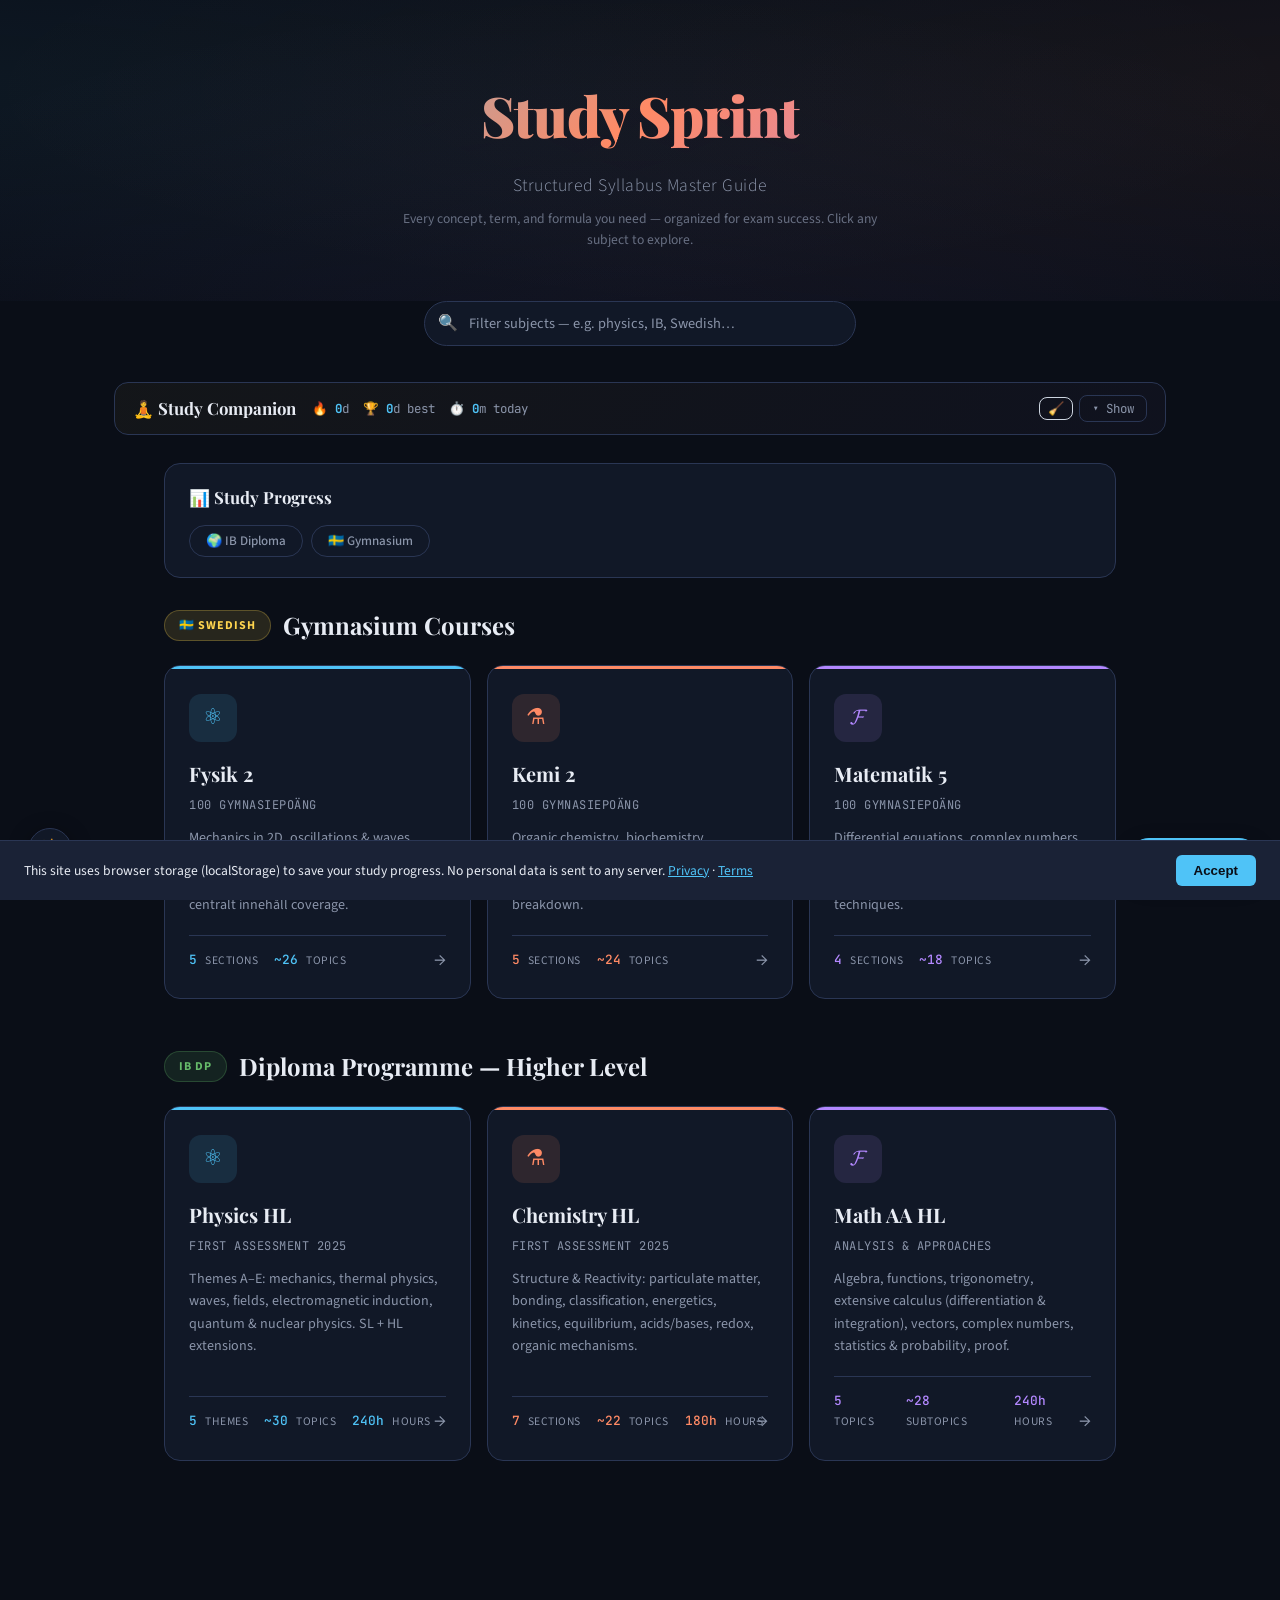
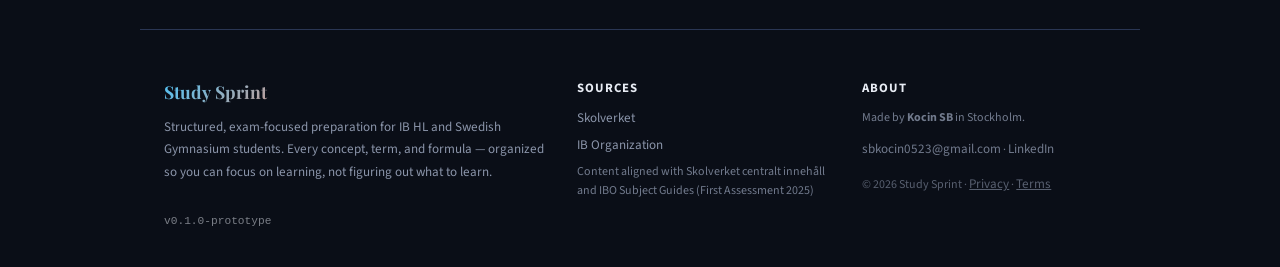
<file: index.html>
<!DOCTYPE html>
<!--
  Copyright (c) 2026 Kocin Sabareeswaran Bama. All Rights Reserved.
  Unauthorized copying, modification, or distribution is strictly prohibited.
-->
<html lang="en">
<head>
<meta charset="UTF-8">
<meta name="viewport" content="width=device-width, initial-scale=1.0">
<title>Study Sprint — Master Syllabus Hub</title>
<meta name="description" content="Every concept, term, and formula for IB HL and Swedish Gymnasium — organized for exam success.">
<meta property="og:title" content="Study Sprint — Master Syllabus Hub">
<meta property="og:description" content="Every concept, term, and formula for IB HL and Swedish Gymnasium — organized for exam success.">
<meta property="og:type" content="website">
<link href="https://fonts.googleapis.com/css2?family=Playfair+Display:wght@400;700;900&family=Source+Sans+3:wght@300;400;600;700&family=JetBrains+Mono:wght@400;500&display=swap" rel="stylesheet">
<link rel="icon" href="favicon.svg" type="image/svg+xml">
<link rel="stylesheet" href="extras.css?v=20260419e">
<style>
:root {
  --bg: #0a0e17;
  --surface: #111827;
  --surface-2: #1a2236;
  --surface-3: #222d44;
  --border: #2a3654;
  --text: #e8ecf4;
  --text-muted: #8b95aa;
  --accent-physics: #4fc3f7;
  --accent-chem: #ff8a65;
  --accent-math: #b388ff;
  --accent-gold: #ffd54f;
  --accent-green: #66bb6a;
  --accent-teal: #4db6ac;
}

* { margin:0; padding:0; box-sizing:border-box; }

body {
  background: var(--bg);
  color: var(--text);
  font-family: 'Source Sans 3', sans-serif;
  line-height: 1.6;
  min-height: 100vh;
}

/* ===== HERO ===== */
.hero {
  padding: 70px 24px 50px;
  text-align: center;
  position: relative;
  overflow: hidden;
}

.hero::before {
  content: '';
  position: absolute;
  top: -50%; left: -50%;
  width: 200%; height: 200%;
  background:
    radial-gradient(ellipse at 20% 40%, rgba(79,195,247,0.06) 0%, transparent 50%),
    radial-gradient(ellipse at 80% 40%, rgba(255,138,101,0.06) 0%, transparent 50%),
    radial-gradient(ellipse at 50% 80%, rgba(179,136,255,0.05) 0%, transparent 50%);
  animation: drift 20s ease-in-out infinite alternate;
}

@keyframes drift {
  0% { transform: translate(0,0) rotate(0deg); }
  100% { transform: translate(-20px, 10px) rotate(2deg); }
}

.hero h1 {
  font-family: 'Playfair Display', serif;
  font-weight: 900;
  font-size: clamp(2.2rem, 5vw, 3.5rem);
  position: relative;
  letter-spacing: -0.02em;
  margin-bottom: 12px;
  background: linear-gradient(135deg, var(--accent-physics), var(--accent-chem), var(--accent-math));
  -webkit-background-clip: text;
  -webkit-text-fill-color: transparent;
  background-clip: text;
}

.hero .subtitle {
  font-size: 1.1rem;
  color: var(--text-muted);
  font-weight: 300;
  position: relative;
  letter-spacing: 0.5px;
  margin-bottom: 8px;
}

.hero .tagline {
  font-size: 0.85rem;
  color: var(--text-muted);
  position: relative;
  opacity: 0.7;
  max-width: 500px;
  margin: 0 auto;
}

/* ===== SYSTEM GROUPS ===== */
.systems {
  max-width: 1000px;
  margin: 0 auto;
  padding: 0 24px 80px;
  display: flex;
  flex-direction: column;
}

.system-group {
  margin-bottom: 48px;
}

.system-label {
  display: flex;
  align-items: center;
  gap: 12px;
  margin-bottom: 20px;
}

.system-badge {
  padding: 5px 14px;
  border-radius: 20px;
  font-size: 0.75rem;
  font-weight: 700;
  letter-spacing: 1px;
  text-transform: uppercase;
}

.system-badge.swe {
  background: rgba(255,213,79,0.12);
  color: var(--accent-gold);
  border: 1px solid rgba(255,213,79,0.25);
}

.system-badge.ib {
  background: rgba(102,187,106,0.12);
  color: var(--accent-green);
  border: 1px solid rgba(102,187,106,0.25);
}

.system-title {
  font-family: 'Playfair Display', serif;
  font-size: 1.5rem;
  font-weight: 700;
}

/* ===== SUBJECT CARDS ===== */
.card-grid {
  display: grid;
  grid-template-columns: repeat(auto-fit, minmax(280px, 1fr));
  gap: 16px;
}

.subject-card {
  background: var(--surface);
  border: 1px solid var(--border);
  border-radius: 16px;
  padding: 28px 24px;
  text-decoration: none;
  color: var(--text);
  transition: all 0.3s ease;
  position: relative;
  overflow: hidden;
  display: flex;
  flex-direction: column;
}

.subject-card::before {
  content: '';
  position: absolute;
  top: 0; left: 0; right: 0;
  height: 3px;
  border-radius: 16px 16px 0 0;
}

.subject-card.physics::before { background: var(--accent-physics); }
.subject-card.chemistry::before { background: var(--accent-chem); }
.subject-card.math::before { background: var(--accent-math); }

.subject-card:hover {
  border-color: rgba(255,255,255,0.12);
  background: var(--surface-2);
  transform: translateY(-4px);
  box-shadow: 0 12px 40px rgba(0,0,0,0.3);
}

.card-icon {
  width: 48px; height: 48px;
  border-radius: 12px;
  display: flex;
  align-items: center;
  justify-content: center;
  font-size: 1.4rem;
  margin-bottom: 16px;
}

.card-icon.physics { background: rgba(79,195,247,0.12); color: var(--accent-physics); }
.card-icon.chemistry { background: rgba(255,138,101,0.12); color: var(--accent-chem); }
.card-icon.math { background: rgba(179,136,255,0.12); color: var(--accent-math); }

.card-title {
  font-family: 'Playfair Display', serif;
  font-size: 1.25rem;
  font-weight: 700;
  margin-bottom: 6px;
}

.card-course {
  font-family: 'JetBrains Mono', monospace;
  font-size: 0.75rem;
  color: var(--text-muted);
  margin-bottom: 12px;
  letter-spacing: 0.5px;
}

.card-desc {
  font-size: 0.88rem;
  color: var(--text-muted);
  line-height: 1.6;
  flex: 1;
}

.card-stats {
  display: flex;
  gap: 16px;
  margin-top: 18px;
  padding-top: 14px;
  border-top: 1px solid var(--border);
}

.card-stat {
  font-family: 'JetBrains Mono', monospace;
  font-size: 0.8rem;
}

.card-stat .num { font-weight: 500; }
.card-stat .num.physics { color: var(--accent-physics); }
.card-stat .num.chemistry { color: var(--accent-chem); }
.card-stat .num.math { color: var(--accent-math); }

.card-stat .lbl {
  font-family: 'Source Sans 3', sans-serif;
  color: var(--text-muted);
  font-size: 0.72rem;
  text-transform: uppercase;
  letter-spacing: 0.5px;
}

.card-arrow {
  position: absolute;
  bottom: 24px;
  right: 24px;
  color: var(--text-muted);
  font-size: 1.2rem;
  transition: transform 0.3s;
}

.subject-card:hover .card-arrow {
  transform: translateX(4px);
}

/* ===== FOOTER ===== */
.footer-note {
  text-align: center;
  padding: 40px 24px;
  color: var(--text-muted);
  font-size: 0.8rem;
  border-top: 1px solid var(--border);
  max-width: 1000px;
  margin: 0 auto;
}

/* ===== RESPONSIVE ===== */
@media (max-width: 600px) {
  .card-grid { grid-template-columns: 1fr; }
  .hero { padding: 50px 20px 36px; }
}

.skip-link {
  position: absolute;
  top: -100px;
  left: 16px;
  background: var(--accent-physics);
  color: #0a0e17;
  padding: 8px 16px;
  border-radius: 0 0 8px 8px;
  font-weight: 600;
  font-size: 0.85rem;
  z-index: 9999;
  text-decoration: none;
  transition: top 0.2s;
}
.skip-link:focus {
  top: 0;
}

/* ===== FOOTER ===== */
.footer {
  border-top: 1px solid var(--border);
  padding: 48px 24px 36px;
  max-width: 1000px;
  margin: 40px auto 0;
}

.footer-inner {
  display: grid;
  grid-template-columns: 1.5fr 1fr 1fr;
  gap: 32px;
}

.footer-logo {
  font-family: 'Playfair Display', serif;
  font-weight: 700;
  font-size: 1.1rem;
  background: linear-gradient(135deg, var(--accent-physics), var(--accent-chem), var(--accent-math));
  -webkit-background-clip: text;
  -webkit-text-fill-color: transparent;
  background-clip: text;
  display: block;
  margin-bottom: 10px;
}

.footer-brand p {
  color: var(--text-muted);
  font-size: 0.82rem;
  line-height: 1.7;
}

.footer-col {
  display: flex;
  flex-direction: column;
  gap: 6px;
}

.footer-heading {
  font-weight: 700;
  font-size: 0.8rem;
  text-transform: uppercase;
  letter-spacing: 1px;
  color: var(--text);
  margin-bottom: 4px;
}

.footer-col a {
  color: var(--text-muted);
  text-decoration: none;
  font-size: 0.82rem;
  transition: color 0.2s;
}
.footer-col a:hover { color: var(--accent-physics); }

.footer-note-text {
  color: var(--text-muted);
  font-size: 0.75rem;
  line-height: 1.6;
  opacity: 0.8;
}

@media (max-width: 600px) {
  .footer-inner { grid-template-columns: 1fr; gap: 24px; }
}
</style>
</head>
<body>
<a class="skip-link" href="#main-content">Skip to content</a>

<div class="hero">
  <h1>Study Sprint</h1>
  <p class="subtitle">Structured Syllabus Master Guide</p>
  <p class="tagline">Every concept, term, and formula you need — organized for exam success. Click any subject to explore.</p>
</div>

<div class="systems" id="main-content">

  <!-- ====== SWEDISH SYSTEM ====== -->
  <div class="system-group">
    <div class="system-label">
      <span class="system-badge swe">&#127480;&#127466; Swedish</span>
      <span class="system-title">Gymnasium Courses</span>
    </div>
    <div class="card-grid">

      <a class="subject-card physics" href="fysik2.html">
        <div class="card-icon physics" aria-label="Physics">&#9883;</div>
        <div class="card-title">Fysik 2</div>
        <div class="card-course">100 GYMNASIEPOÄNG</div>
        <div class="card-desc">Mechanics in 2D, oscillations & waves, electromagnetism, astrophysics, and the nature of physics. Complete Skolverket centralt innehåll coverage.</div>
        <div class="card-stats">
          <div class="card-stat"><span class="num physics">5</span> <span class="lbl">Sections</span></div>
          <div class="card-stat"><span class="num physics">~26</span> <span class="lbl">Topics</span></div>
        </div>
        <span class="card-arrow">→</span>
      </a>

      <a class="subject-card chemistry" href="kemi2.html">
        <div class="card-icon chemistry" aria-label="Chemistry">&#9879;</div>
        <div class="card-title">Kemi 2</div>
        <div class="card-course">100 GYMNASIEPOÄNG</div>
        <div class="card-desc">Organic chemistry, biochemistry, analytical chemistry, chemical equilibrium & kinetics. Full centralt innehåll breakdown.</div>
        <div class="card-stats">
          <div class="card-stat"><span class="num chemistry">5</span> <span class="lbl">Sections</span></div>
          <div class="card-stat"><span class="num chemistry">~24</span> <span class="lbl">Topics</span></div>
        </div>
        <span class="card-arrow">→</span>
      </a>

      <a class="subject-card math" href="matematik5.html">
        <div class="card-icon math" aria-label="Mathematics">&#120021;</div>
        <div class="card-title">Matematik 5</div>
        <div class="card-course">100 GYMNASIEPOÄNG</div>
        <div class="card-desc">Differential equations, complex numbers, discrete mathematics, combinatorics, number theory, and advanced proof techniques.</div>
        <div class="card-stats">
          <div class="card-stat"><span class="num math">4</span> <span class="lbl">Sections</span></div>
          <div class="card-stat"><span class="num math">~18</span> <span class="lbl">Topics</span></div>
        </div>
        <span class="card-arrow">→</span>
      </a>

    </div>
  </div>

  <!-- ====== IB SYSTEM ====== -->
  <div class="system-group">
    <div class="system-label">
      <span class="system-badge ib">IB DP</span>
      <span class="system-title">Diploma Programme — Higher Level</span>
    </div>
    <div class="card-grid">

      <a class="subject-card physics" href="ib-physics-hl.html">
        <div class="card-icon physics" aria-label="Physics">&#9883;</div>
        <div class="card-title">Physics HL</div>
        <div class="card-course">FIRST ASSESSMENT 2025</div>
        <div class="card-desc">Themes A–E: mechanics, thermal physics, waves, fields, electromagnetic induction, quantum & nuclear physics. SL + HL extensions.</div>
        <div class="card-stats">
          <div class="card-stat"><span class="num physics">5</span> <span class="lbl">Themes</span></div>
          <div class="card-stat"><span class="num physics">~30</span> <span class="lbl">Topics</span></div>
          <div class="card-stat"><span class="num physics">240h</span> <span class="lbl">Hours</span></div>
        </div>
        <span class="card-arrow">→</span>
      </a>

      <a class="subject-card chemistry" href="ib-chemistry-hl.html">
        <div class="card-icon chemistry" aria-label="Chemistry">&#9879;</div>
        <div class="card-title">Chemistry HL</div>
        <div class="card-course">FIRST ASSESSMENT 2025</div>
        <div class="card-desc">Structure & Reactivity: particulate matter, bonding, classification, energetics, kinetics, equilibrium, acids/bases, redox, organic mechanisms.</div>
        <div class="card-stats">
          <div class="card-stat"><span class="num chemistry">7</span> <span class="lbl">Sections</span></div>
          <div class="card-stat"><span class="num chemistry">~22</span> <span class="lbl">Topics</span></div>
          <div class="card-stat"><span class="num chemistry">180h</span> <span class="lbl">Hours</span></div>
        </div>
        <span class="card-arrow">→</span>
      </a>

      <a class="subject-card math" href="ib-math-aa-hl.html">
        <div class="card-icon math" aria-label="Mathematics">&#120021;</div>
        <div class="card-title">Math AA HL</div>
        <div class="card-course">ANALYSIS & APPROACHES</div>
        <div class="card-desc">Algebra, functions, trigonometry, extensive calculus (differentiation & integration), vectors, complex numbers, statistics & probability, proof.</div>
        <div class="card-stats">
          <div class="card-stat"><span class="num math">5</span> <span class="lbl">Topics</span></div>
          <div class="card-stat"><span class="num math">~28</span> <span class="lbl">Subtopics</span></div>
          <div class="card-stat"><span class="num math">240h</span> <span class="lbl">Hours</span></div>
        </div>
        <span class="card-arrow">→</span>
      </a>

    </div>
  </div>

</div>

<footer class="footer">
  <div class="footer-inner">
    <div class="footer-brand">
      <span class="footer-logo">Study Sprint</span>
      <p>Structured, exam-focused preparation for IB HL and Swedish Gymnasium students. Every concept, term, and formula — organized so you can focus on learning, not figuring out what to learn.</p>
    </div>
    <div class="footer-col">
      <span class="footer-heading">Sources</span>
      <a href="https://www.skolverket.se" target="_blank" rel="noopener">Skolverket</a>
      <a href="https://www.ibo.org" target="_blank" rel="noopener">IB Organization</a>
      <span class="footer-note-text">Content aligned with Skolverket centralt innehåll and IBO Subject Guides (First Assessment 2025)</span>
    </div>
    <div class="footer-col">
      <span class="footer-heading">About</span>
      <span class="footer-note-text">Made by <strong>Kocin SB</strong> in Stockholm.</span>
      <span class="footer-note-text" style="margin-top:6px">
        <a href="mailto:sbkocin0523@gmail.com" style="color:inherit">sbkocin0523@gmail.com</a> ·
        <a href="https://www.linkedin.com/in/kocin-sb" target="_blank" rel="noopener" style="color:inherit">LinkedIn</a>
      </span>
      <span class="footer-note-text" style="margin-top:8px;opacity:0.6">© 2026 Study Sprint · <a href="/privacy.html" style="color:inherit;text-decoration:underline">Privacy</a> · <a href="/terms.html" style="color:inherit;text-decoration:underline">Terms</a></span>
    </div>
  </div>
</footer>

<script src="app.js?v=20260419e"></script>
</body>
</html>
</file>
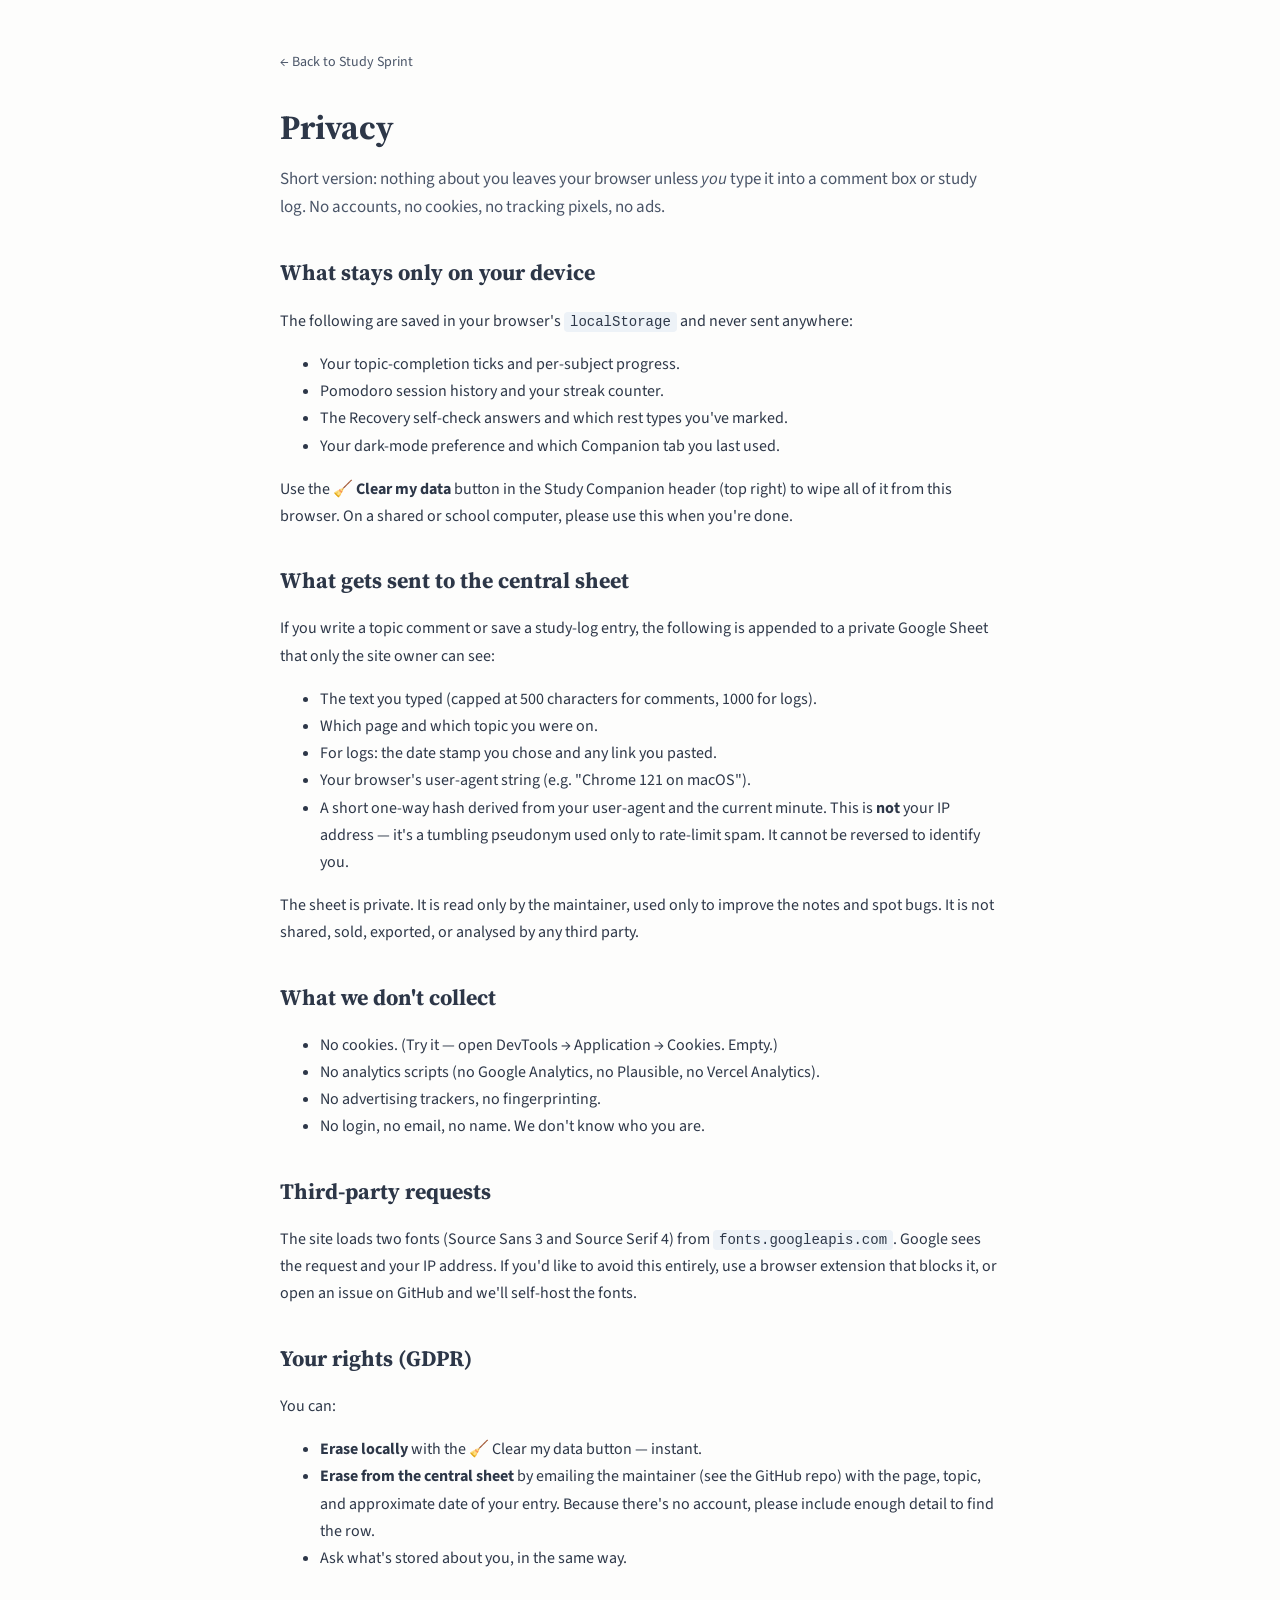
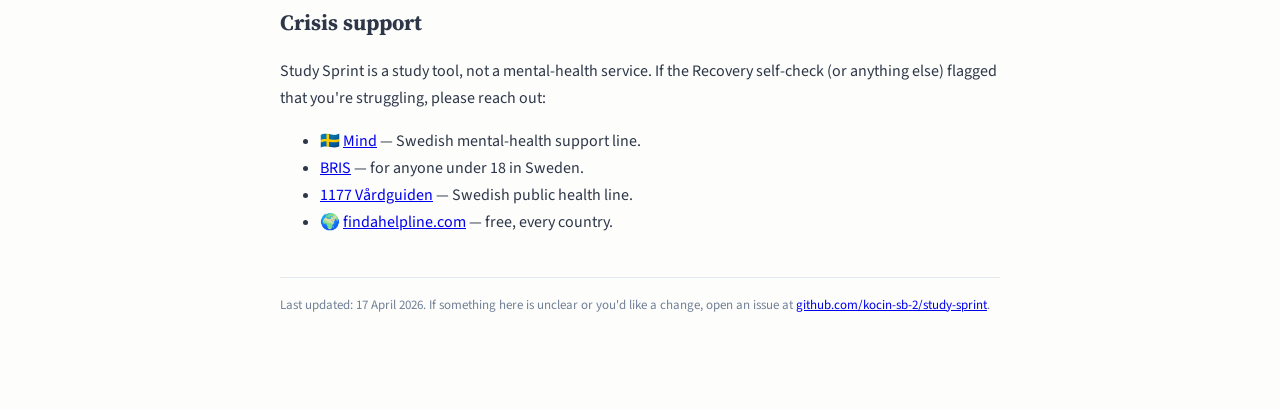
<file: privacy.html>
<!DOCTYPE html>
<!--
  Copyright (c) 2026 Kocin Sabareeswaran Bama. All Rights Reserved.
  Unauthorized copying, modification, or distribution is strictly prohibited.
-->
<html lang="en">
<head>
  <meta charset="UTF-8">
  <meta name="viewport" content="width=device-width, initial-scale=1.0">
  <title>Privacy — Study Sprint</title>
  <meta name="description" content="How Study Sprint handles your data. Short, plain-language, no tracking.">
  <link rel="stylesheet" href="https://fonts.googleapis.com/css2?family=Source+Sans+3:wght@400;600;700&family=Source+Serif+4:wght@600;700&display=swap">
  <link rel="stylesheet" href="extras.css?v=20260419e">
  <style>
    body { font-family: 'Source Sans 3', sans-serif; max-width: 720px; margin: 0 auto; padding: 48px 24px 80px; line-height: 1.7; color: #2d3748; background: #fdfdfc; }
    h1 { font-family: 'Source Serif 4', serif; font-size: 34px; margin: 0 0 8px; }
    h2 { font-family: 'Source Serif 4', serif; font-size: 22px; margin: 32px 0 8px; }
    .lede { color: #4a5568; font-size: 17px; margin: 0 0 24px; }
    .back { display: inline-block; margin-bottom: 24px; color: #4a5568; text-decoration: none; font-size: 14px; }
    .back:hover { text-decoration: underline; }
    code { background: #edf2f7; padding: 2px 6px; border-radius: 4px; font-size: 14px; }
    .updated { font-size: 13px; color: #718096; margin-top: 40px; padding-top: 16px; border-top: 1px solid #e2e8f0; }
    body.dark-mode { background: #1a202c; color: #e2e8f0; }
    body.dark-mode .lede, body.dark-mode .back, body.dark-mode .updated { color: #cbd5e0; }
    body.dark-mode code { background: #2d3748; }
  </style>
</head>
<body>
  <a href="/" class="back">← Back to Study Sprint</a>
  <h1>Privacy</h1>
  <p class="lede">Short version: nothing about you leaves your browser unless <em>you</em> type it into a comment box or study log. No accounts, no cookies, no tracking pixels, no ads.</p>

  <h2>What stays only on your device</h2>
  <p>The following are saved in your browser's <code>localStorage</code> and never sent anywhere:</p>
  <ul>
    <li>Your topic-completion ticks and per-subject progress.</li>
    <li>Pomodoro session history and your streak counter.</li>
    <li>The Recovery self-check answers and which rest types you've marked.</li>
    <li>Your dark-mode preference and which Companion tab you last used.</li>
  </ul>
  <p>Use the <strong>🧹 Clear my data</strong> button in the Study Companion header (top right) to wipe all of it from this browser. On a shared or school computer, please use this when you're done.</p>

  <h2>What gets sent to the central sheet</h2>
  <p>If you write a topic comment or save a study-log entry, the following is appended to a private Google Sheet that only the site owner can see:</p>
  <ul>
    <li>The text you typed (capped at 500 characters for comments, 1000 for logs).</li>
    <li>Which page and which topic you were on.</li>
    <li>For logs: the date stamp you chose and any link you pasted.</li>
    <li>Your browser's user-agent string (e.g. "Chrome 121 on macOS").</li>
    <li>A short one-way hash derived from your user-agent and the current minute. This is <strong>not</strong> your IP address — it's a tumbling pseudonym used only to rate-limit spam. It cannot be reversed to identify you.</li>
  </ul>
  <p>The sheet is private. It is read only by the maintainer, used only to improve the notes and spot bugs. It is not shared, sold, exported, or analysed by any third party.</p>

  <h2>What we don't collect</h2>
  <ul>
    <li>No cookies. (Try it — open DevTools → Application → Cookies. Empty.)</li>
    <li>No analytics scripts (no Google Analytics, no Plausible, no Vercel Analytics).</li>
    <li>No advertising trackers, no fingerprinting.</li>
    <li>No login, no email, no name. We don't know who you are.</li>
  </ul>

  <h2>Third-party requests</h2>
  <p>The site loads two fonts (Source Sans 3 and Source Serif 4) from <code>fonts.googleapis.com</code>. Google sees the request and your IP address. If you'd like to avoid this entirely, use a browser extension that blocks it, or open an issue on GitHub and we'll self-host the fonts.</p>

  <h2>Your rights (GDPR)</h2>
  <p>You can:</p>
  <ul>
    <li><strong>Erase locally</strong> with the 🧹 Clear my data button — instant.</li>
    <li><strong>Erase from the central sheet</strong> by emailing the maintainer (see the GitHub repo) with the page, topic, and approximate date of your entry. Because there's no account, please include enough detail to find the row.</li>
    <li>Ask what's stored about you, in the same way.</li>
  </ul>

  <h2>Crisis support</h2>
  <p>Study Sprint is a study tool, not a mental-health service. If the Recovery self-check (or anything else) flagged that you're struggling, please reach out:</p>
  <ul>
    <li>🇸🇪 <a href="https://mind.se/" target="_blank" rel="noopener noreferrer">Mind</a> — Swedish mental-health support line.</li>
    <li><a href="https://www.bris.se/" target="_blank" rel="noopener noreferrer">BRIS</a> — for anyone under 18 in Sweden.</li>
    <li><a href="https://www.1177.se/" target="_blank" rel="noopener noreferrer">1177 Vårdguiden</a> — Swedish public health line.</li>
    <li>🌍 <a href="https://findahelpline.com/" target="_blank" rel="noopener noreferrer">findahelpline.com</a> — free, every country.</li>
  </ul>

  <p class="updated">Last updated: 17 April 2026. If something here is unclear or you'd like a change, open an issue at <a href="https://github.com/kocin-sb-2/study-sprint">github.com/kocin-sb-2/study-sprint</a>.</p>
</body>
</html>
</file>
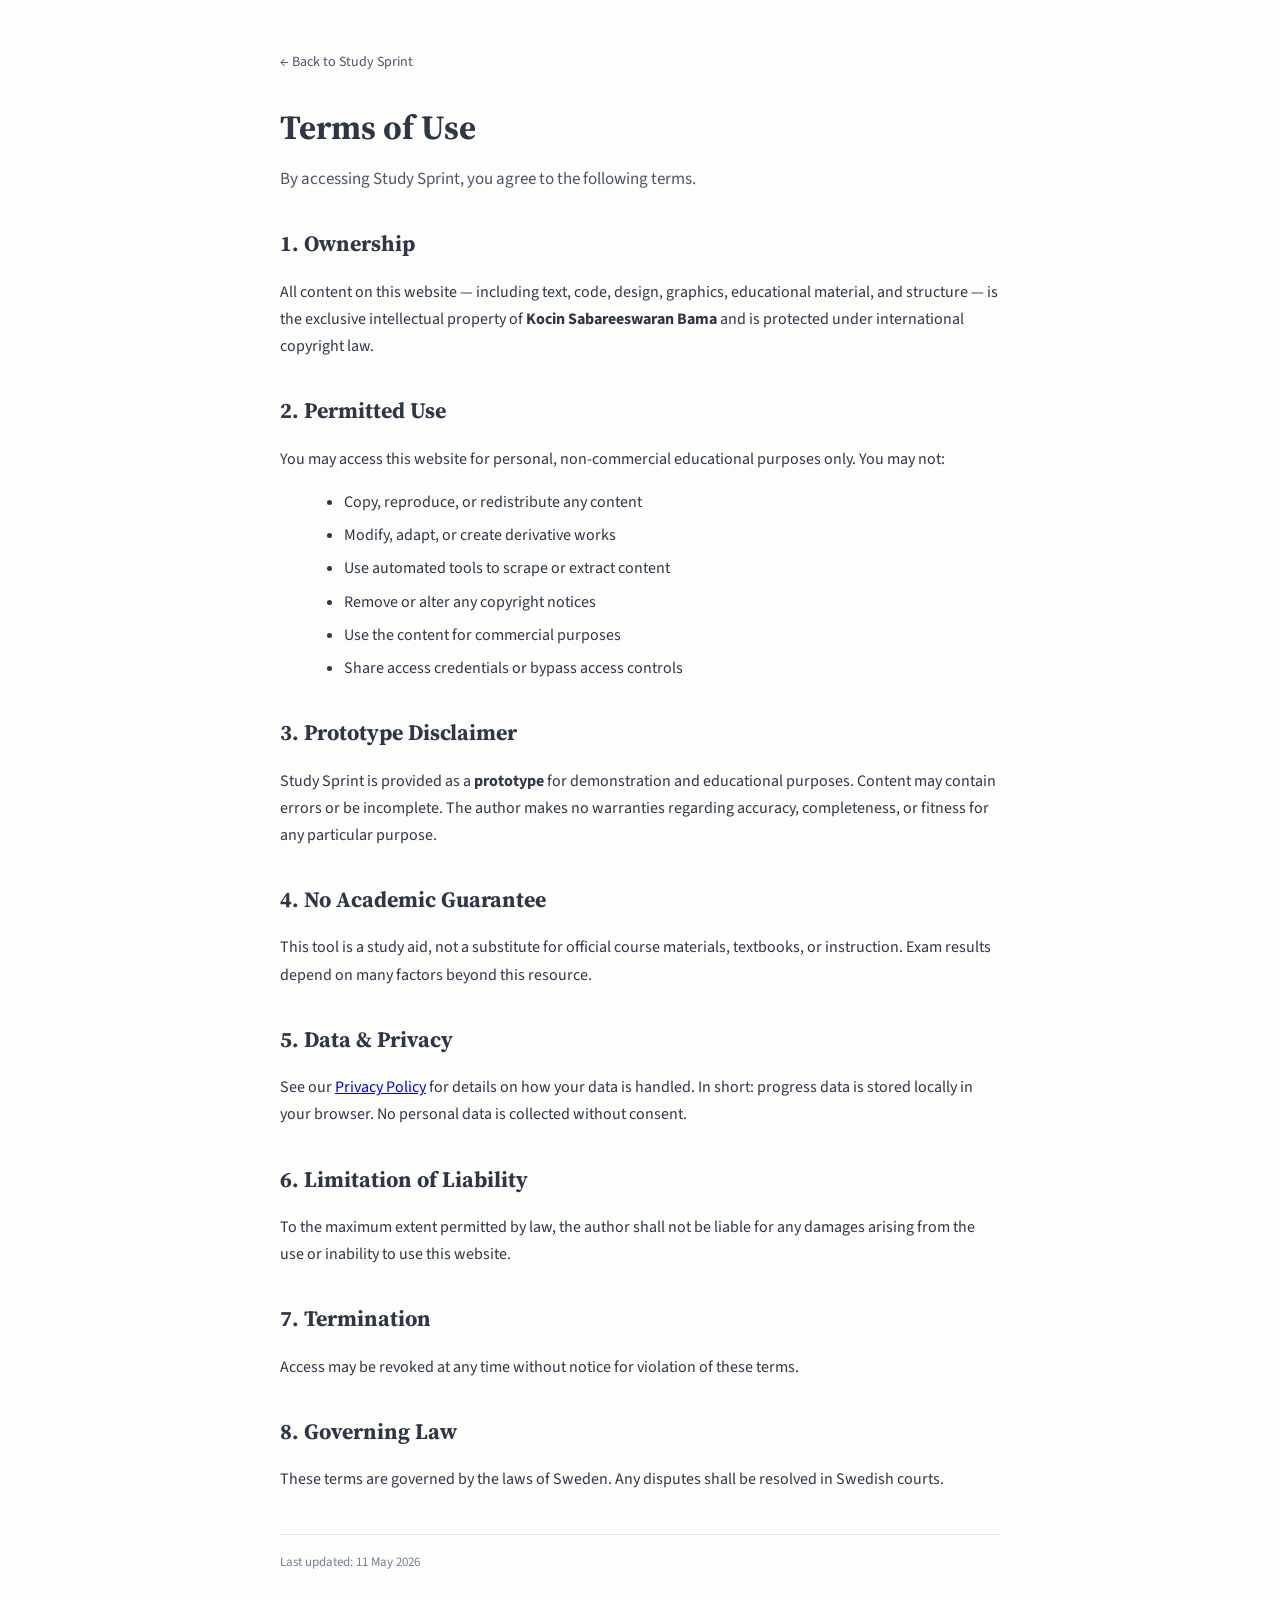
<file: terms.html>
<!DOCTYPE html>
<!--
  Copyright (c) 2026 Kocin Sabareeswaran Bama. All Rights Reserved.
  Unauthorized copying, modification, or distribution is strictly prohibited.
-->
<html lang="en">
<head>
  <meta charset="UTF-8">
  <meta name="viewport" content="width=device-width, initial-scale=1.0">
  <title>Terms of Use — Study Sprint</title>
  <meta name="description" content="Terms of Use for Study Sprint. All rights reserved.">
  <link rel="stylesheet" href="https://fonts.googleapis.com/css2?family=Source+Sans+3:wght@400;600;700&family=Source+Serif+4:wght@600;700&display=swap">
  <link rel="stylesheet" href="extras.css?v=20260419e">
  <style>
    body { font-family: 'Source Sans 3', sans-serif; max-width: 720px; margin: 0 auto; padding: 48px 24px 80px; line-height: 1.7; color: #2d3748; background: #fdfdfc; }
    h1 { font-family: 'Source Serif 4', serif; font-size: 34px; margin: 0 0 8px; }
    h2 { font-family: 'Source Serif 4', serif; font-size: 22px; margin: 32px 0 8px; }
    .lede { color: #4a5568; font-size: 17px; margin: 0 0 24px; }
    .back { display: inline-block; margin-bottom: 24px; color: #4a5568; text-decoration: none; font-size: 14px; }
    .back:hover { text-decoration: underline; }
    ul { margin: 8px 0 8px 24px; }
    li { margin-bottom: 6px; }
    .updated { font-size: 13px; color: #718096; margin-top: 40px; padding-top: 16px; border-top: 1px solid #e2e8f0; }
    body.dark-mode { background: #1a202c; color: #e2e8f0; }
    body.dark-mode .lede, body.dark-mode .back, body.dark-mode .updated { color: #cbd5e0; }
  </style>
</head>
<body>
  <a href="/" class="back">← Back to Study Sprint</a>
  <h1>Terms of Use</h1>
  <p class="lede">By accessing Study Sprint, you agree to the following terms.</p>

  <h2>1. Ownership</h2>
  <p>All content on this website — including text, code, design, graphics, educational material, and structure — is the exclusive intellectual property of <strong>Kocin Sabareeswaran Bama</strong> and is protected under international copyright law.</p>

  <h2>2. Permitted Use</h2>
  <p>You may access this website for personal, non-commercial educational purposes only. You may not:</p>
  <ul>
    <li>Copy, reproduce, or redistribute any content</li>
    <li>Modify, adapt, or create derivative works</li>
    <li>Use automated tools to scrape or extract content</li>
    <li>Remove or alter any copyright notices</li>
    <li>Use the content for commercial purposes</li>
    <li>Share access credentials or bypass access controls</li>
  </ul>

  <h2>3. Prototype Disclaimer</h2>
  <p>Study Sprint is provided as a <strong>prototype</strong> for demonstration and educational purposes. Content may contain errors or be incomplete. The author makes no warranties regarding accuracy, completeness, or fitness for any particular purpose.</p>

  <h2>4. No Academic Guarantee</h2>
  <p>This tool is a study aid, not a substitute for official course materials, textbooks, or instruction. Exam results depend on many factors beyond this resource.</p>

  <h2>5. Data &amp; Privacy</h2>
  <p>See our <a href="/privacy.html">Privacy Policy</a> for details on how your data is handled. In short: progress data is stored locally in your browser. No personal data is collected without consent.</p>

  <h2>6. Limitation of Liability</h2>
  <p>To the maximum extent permitted by law, the author shall not be liable for any damages arising from the use or inability to use this website.</p>

  <h2>7. Termination</h2>
  <p>Access may be revoked at any time without notice for violation of these terms.</p>

  <h2>8. Governing Law</h2>
  <p>These terms are governed by the laws of Sweden. Any disputes shall be resolved in Swedish courts.</p>

  <p class="updated">Last updated: 11 May 2026</p>
</body>
</html>
</file>
<file: extras.css>
/* ============================================================
   Copyright (c) 2026 Kocin Sabareeswaran Bama. All Rights Reserved.
   Unauthorized copying, modification, or distribution is strictly prohibited.
   ============================================================ */

/* ============================================================
   Study Sprint — extras.css
   Styles ONLY for new UI elements injected by app.js.
   Existing page styles are untouched so Cowork content
   updates never conflict with these rules.

   Naming convention: all new selectors are prefixed .ss-
   to prevent collisions with any class Cowork might generate.
============================================================ */

/* ----------------------------------------------------------
   SHARED VARIABLES
   --ss-accent falls back through physics-blue → hard default
   so it works on pages that don't define --accent.
---------------------------------------------------------- */
:root {
  --ss-accent:  var(--accent, #4fc3f7);
  --ss-radius:  10px;
  --ss-surface: var(--surface, #111827);
  --ss-border:  var(--border,  #2a3654);
  --ss-muted:   var(--text-muted, #8b95aa);
  --ss-text:    var(--text,  #e8ecf4);
  --ss-bg:      var(--bg,    #0a0e17);
}

/* ----------------------------------------------------------
   1. PROGRESS BAR (subject pages)
   Injected between .hero and .content.
   WHY: Visual progress indicators activate the goal-gradient
   effect — motivation increases as a goal nears completion.
   The thin bar design keeps it informative without becoming
   visually dominant.
---------------------------------------------------------- */
.ss-progress-wrap {
  max-width: 900px;
  margin: 0 auto 28px;
  padding: 0 24px;
}

.ss-progress-label {
  display: flex;
  align-items: center;
  gap: 10px;
  font-size: 0.82rem;
  color: var(--ss-muted);
  margin-bottom: 8px;
  font-family: 'JetBrains Mono', monospace;
  letter-spacing: 0.3px;
}

.ss-progress-label #ss-done-count {
  color: var(--ss-accent);
  font-weight: 600;
}

.ss-reset-btn {
  margin-left: auto;
  background: none;
  border: 1px solid var(--ss-border);
  border-radius: 6px;
  color: var(--ss-muted);
  font-size: 0.75rem;
  padding: 2px 10px;
  cursor: pointer;
  font-family: 'Source Sans 3', sans-serif;
  transition: border-color 0.2s, color 0.2s;
}
.ss-reset-btn:hover {
  border-color: rgba(255, 255, 255, 0.2);
  color: var(--ss-text);
}

.ss-progress-track {
  height: 4px;
  background: var(--ss-border);
  border-radius: 99px;
  overflow: hidden;
}

.ss-progress-fill {
  height: 100%;
  width: 0%;
  background: var(--ss-accent);
  border-radius: 99px;
  transition: width 0.4s cubic-bezier(0.4, 0, 0.2, 1);
}

/* ----------------------------------------------------------
   2. DONE BUTTON (per topic)
   Appended inside each .topic-header by app.js.
   WHY: Placing the affordance inside the existing row
   avoids adding extra DOM structure that Cowork might
   inadvertently overwrite. The button is styled to be
   visually recessive — it helps, it doesn't shout.
---------------------------------------------------------- */
.ss-done-btn {
  margin-left: auto;
  flex-shrink: 0;
  width: 26px;
  height: 26px;
  border-radius: 50%;
  border: 1.5px solid var(--ss-border);
  background: none;
  color: var(--ss-muted);
  font-size: 0.85rem;
  cursor: pointer;
  display: flex;
  align-items: center;
  justify-content: center;
  transition: border-color 0.2s, background 0.2s, color 0.2s;
  line-height: 1;
}
.ss-done-btn:hover {
  border-color: var(--ss-accent);
  color: var(--ss-accent);
}
.ss-done-btn.active {
  background: var(--ss-accent);
  border-color: var(--ss-accent);
  color: #0a0e17;
  font-weight: 700;
}

/* Subtle completed-topic tint */
.topic.ss-done {
  opacity: 0.65;
}
.topic.ss-done:hover {
  opacity: 1;
}

/* ----------------------------------------------------------
   3. IN-PAGE SEARCH BAR (subject pages)
   Injected as first child of .content by app.js.
   WHY: Positioned at the top of content so it's immediately
   visible — search should be zero-click-away on content-heavy
   pages (NN/g: Search Placement Best Practices, 2014).
---------------------------------------------------------- */
.ss-search-wrap {
  position: relative;
  display: flex;
  align-items: center;
  margin-bottom: 28px;
}

.ss-search-wrap .ss-search-icon {
  position: absolute;
  left: 14px;
  font-size: 1rem;
  pointer-events: none;
  color: var(--ss-muted);
}

.ss-search-input {
  width: 100%;
  background: var(--ss-surface);
  border: 1px solid var(--ss-border);
  border-radius: var(--ss-radius);
  color: var(--ss-text);
  font-family: 'Source Sans 3', sans-serif;
  font-size: 0.92rem;
  padding: 12px 40px 12px 42px;
  outline: none;
  transition: border-color 0.2s, box-shadow 0.2s;
  -webkit-appearance: none;
}
.ss-search-input::placeholder { color: var(--ss-muted); }
.ss-search-input:focus {
  border-color: var(--ss-accent);
  box-shadow: 0 0 0 3px rgba(79, 195, 247, 0.1);
}
/* Remove the native ✕ in WebKit so our custom clear button is used */
.ss-search-input::-webkit-search-cancel-button { display: none; }

.ss-search-clear {
  position: absolute;
  right: 12px;
  background: none;
  border: none;
  color: var(--ss-muted);
  cursor: pointer;
  font-size: 0.8rem;
  padding: 4px;
  display: none;
  align-items: center;
  justify-content: center;
  border-radius: 4px;
  transition: color 0.2s;
}
.ss-search-clear:hover { color: var(--ss-text); }

/* ----------------------------------------------------------
   4. HOMEPAGE SUBJECT FILTER
   Injected after .hero by app.js.
   Wider, more prominent than the subject search to match
   the spacious index layout.
---------------------------------------------------------- */
.ss-home-search-wrap {
  position: relative;
  display: flex;
  align-items: center;
  max-width: 480px;
  margin: 0 auto 36px;
  padding: 0 24px;
}

.ss-home-search-wrap .ss-search-icon {
  position: absolute;
  left: 38px;
  font-size: 1rem;
  pointer-events: none;
  color: var(--ss-muted);
}

.ss-home-search-input {
  width: 100%;
  background: var(--ss-surface);
  border: 1px solid var(--ss-border);
  border-radius: 30px;
  color: var(--ss-text);
  font-family: 'Source Sans 3', sans-serif;
  font-size: 0.9rem;
  padding: 11px 20px 11px 44px;
  outline: none;
  transition: border-color 0.2s, box-shadow 0.2s;
  -webkit-appearance: none;
}
.ss-home-search-input::placeholder { color: var(--ss-muted); }
.ss-home-search-input:focus {
  border-color: var(--ss-accent);
  box-shadow: 0 0 0 3px rgba(79, 195, 247, 0.1);
}
.ss-home-search-input::-webkit-search-cancel-button { display: none; }

/* ----------------------------------------------------------
   5. SYLLABUS GUIDE LINK (homepage footer injection)
---------------------------------------------------------- */
.ss-syllabus-link {
  margin-top: 14px;
}
.ss-syllabus-link a {
  color: var(--ss-accent);
  text-decoration: none;
  font-weight: 500;
  font-size: 0.85rem;
  transition: opacity 0.2s;
}
.ss-syllabus-link a:hover { opacity: 0.75; }

/* ----------------------------------------------------------
   6. PRINT / SAVE PDF BUTTON
   Fixed in the bottom-right corner — unobtrusive but always
   accessible without scrolling.
   WHY: A fixed-position utility button follows the pattern
   of floating action buttons (FAB) from Material Design —
   persistent actions that don't compete with main content.
---------------------------------------------------------- */
.ss-print-btn {
  position: fixed;
  bottom: 28px;
  right: 28px;
  z-index: 900;
  background: var(--ss-surface);
  border: 1px solid var(--ss-border);
  border-radius: 30px;
  color: var(--ss-muted);
  font-family: 'Source Sans 3', sans-serif;
  font-size: 0.82rem;
  padding: 9px 18px;
  cursor: pointer;
  box-shadow: 0 4px 20px rgba(0,0,0,0.35);
  transition: border-color 0.2s, color 0.2s, box-shadow 0.2s;
  white-space: nowrap;
}
.ss-print-btn:hover {
  border-color: var(--ss-accent);
  color: var(--ss-accent);
  box-shadow: 0 6px 28px rgba(0,0,0,0.45);
}

/* ----------------------------------------------------------
   7. DARK MODE TOGGLE BUTTON
   Fixed bottom-left — paired with print button on bottom-right.
---------------------------------------------------------- */
.ss-darkmode-btn {
  position: fixed;
  bottom: 28px;
  left: 28px;
  z-index: 900;
  background: var(--ss-surface);
  border: 1px solid var(--ss-border);
  border-radius: 50%;
  width: 44px;
  height: 44px;
  font-size: 1.2rem;
  cursor: pointer;
  box-shadow: 0 4px 20px rgba(0,0,0,0.35);
  transition: border-color 0.2s, box-shadow 0.2s, transform 0.2s;
  display: flex;
  align-items: center;
  justify-content: center;
  line-height: 1;
}
.ss-darkmode-btn:hover {
  border-color: var(--ss-accent);
  box-shadow: 0 6px 28px rgba(0,0,0,0.45);
  transform: scale(1.08);
}

/* ----------------------------------------------------------
   9. LIGHT THEME OVERRIDES
   Activated by .ss-light on <html>.
---------------------------------------------------------- */
html.ss-light {
  --bg: #f5f7fa;
  --surface: #ffffff;
  --surface-2: #f0f2f5;
  --surface-3: #e8ecf0;
  --border: #d1d9e6;
  --text: #1a1a2e;
  --text-muted: #5a6578;
}

html.ss-light body {
  background: var(--bg);
  color: var(--text);
}

html.ss-light .hero::before {
  background:
    radial-gradient(ellipse at 20% 40%, rgba(79,195,247,0.08) 0%, transparent 50%),
    radial-gradient(ellipse at 80% 40%, rgba(255,138,101,0.08) 0%, transparent 50%),
    radial-gradient(ellipse at 50% 80%, rgba(179,136,255,0.06) 0%, transparent 50%);
}

html.ss-light .hero h1 {
  background: linear-gradient(135deg, #0288d1, #e65100, #7b1fa2);
  -webkit-background-clip: text;
  background-clip: text;
}

html.ss-light .subject-card,
html.ss-light .topic,
html.ss-light .section,
html.ss-light .intro-card,
html.ss-light .concept-item,
html.ss-light .term-item,
html.ss-light .formula-card,
html.ss-light .exam-tip,
html.ss-light .info-block {
  background: var(--surface);
  border-color: var(--border);
  color: var(--text);
}

html.ss-light .subject-card:hover {
  background: var(--surface-2);
  box-shadow: 0 12px 40px rgba(0,0,0,0.08);
}

html.ss-light .ss-darkmode-btn,
html.ss-light .ss-print-btn {
  background: var(--surface);
  border-color: var(--border);
  color: var(--text-muted);
  box-shadow: 0 4px 20px rgba(0,0,0,0.08);
}

html.ss-light .ss-search-input,
html.ss-light .ss-home-search-input {
  background: var(--surface);
  border-color: var(--border);
  color: var(--text);
}

html.ss-light .ss-progress-track {
  background: var(--border);
}

html.ss-light .footer-note {
  border-top-color: var(--border);
  color: var(--text-muted);
}

/* ----------------------------------------------------------
   10. MIND MAP — vis.js Network
   Button, Container, Toolbar, Canvas, Legend, Fullscreen.
   vis.js injects its own canvas into .ss-mindmap-canvas;
   we only control the wrapper and chrome around it.
---------------------------------------------------------- */
.ss-mindmap-btn {
  background: rgba(79, 195, 247, 0.1);
  border: 1px solid rgba(79, 195, 247, 0.25);
  border-radius: 20px;
  color: var(--ss-accent);
  font-family: 'Source Sans 3', sans-serif;
  font-size: 0.85rem;
  font-weight: 600;
  padding: 7px 18px;
  cursor: pointer;
  transition: background 0.2s, border-color 0.2s, transform 0.15s;
  margin-top: 10px;
}
.ss-mindmap-btn:hover {
  background: rgba(79, 195, 247, 0.18);
  border-color: rgba(79, 195, 247, 0.4);
  transform: translateY(-1px);
}

.ss-mindmap-container {
  max-width: 1000px;
  margin: 0 auto 28px;
  padding: 0 24px;
  animation: ss-fadeSlideIn 0.3s ease-out;
}

@keyframes ss-fadeSlideIn {
  from { opacity: 0; transform: translateY(-10px); }
  to   { opacity: 1; transform: translateY(0); }
}

.ss-mindmap-inner {
  background: var(--ss-surface);
  border: 1px solid var(--ss-border);
  border-radius: 16px;
  padding: 0;
  overflow: hidden;
  transition: all 0.3s ease;
}

/* Toolbar */
.ss-mindmap-toolbar {
  display: flex;
  align-items: center;
  gap: 10px;
  padding: 14px 20px;
  border-bottom: 1px solid var(--ss-border);
  background: rgba(0, 0, 0, 0.15);
}

.ss-mindmap-title {
  flex: 1;
  font-family: 'Playfair Display', serif;
  font-size: 1rem;
  font-weight: 700;
  color: var(--ss-text);
}

.ss-mindmap-close,
.ss-mindmap-fullscreen {
  background: none;
  border: 1px solid var(--ss-border);
  border-radius: 8px;
  color: var(--ss-muted);
  font-family: 'Source Sans 3', sans-serif;
  font-size: 0.78rem;
  padding: 5px 12px;
  cursor: pointer;
  transition: border-color 0.2s, color 0.2s, background 0.2s;
}
.ss-mindmap-close:hover,
.ss-mindmap-fullscreen:hover {
  border-color: var(--ss-accent);
  color: var(--ss-text);
  background: rgba(79, 195, 247, 0.08);
}

/* vis.js canvas wrapper — vis injects a <canvas> here */
.ss-mindmap-canvas {
  width: 100%;
  height: 600px;
  background: var(--ss-bg);
  border-radius: 0;
  overflow: hidden;
  outline: none;
  cursor: default;
}

/* D3 SVG fills the canvas — no extra tooltip overrides needed */

/* Loading spinner */
.ss-mindmap-loading {
  display: flex;
  flex-direction: column;
  align-items: center;
  justify-content: center;
  gap: 14px;
  padding: 48px 20px;
  color: var(--ss-muted);
  font-size: 0.9rem;
}

.ss-mindmap-spinner {
  width: 32px;
  height: 32px;
  border: 3px solid var(--ss-border);
  border-top-color: var(--ss-accent);
  border-radius: 50%;
  animation: ss-spin 0.8s linear infinite;
}

@keyframes ss-spin {
  to { transform: rotate(360deg); }
}

/* Legend bar */
.ss-mindmap-legend {
  display: flex;
  align-items: center;
  flex-wrap: wrap;
  gap: 16px;
  padding: 10px 20px;
  border-top: 1px solid var(--ss-border);
  font-size: 0.75rem;
  color: var(--ss-muted);
  background: rgba(0,0,0,0.12);
}

.ss-legend-item {
  display: flex;
  align-items: center;
  gap: 6px;
}

.ss-legend-dot {
  display: inline-block;
  width: 10px;
  height: 10px;
  border-radius: 50%;
  flex-shrink: 0;
}

.ss-legend-diamond {
  display: inline-block;
  width: 10px;
  height: 10px;
  background: #b388ff;
  transform: rotate(45deg);
  flex-shrink: 0;
}

.ss-legend-hint {
  margin-left: auto;
  opacity: 0.65;
  font-size: 0.72rem;
}

/* Fullscreen mode */
.ss-mindmap-fullscreen-active {
  position: fixed;
  top: 0;
  left: 0;
  right: 0;
  bottom: 0;
  z-index: 9999;
  border-radius: 0;
  margin: 0;
  display: flex;
  flex-direction: column;
}

.ss-mindmap-fullscreen-active .ss-mindmap-canvas {
  flex: 1;
  height: auto !important;
}

.ss-mindmap-fullscreen-active .ss-mindmap-toolbar {
  border-radius: 0;
}

/* Light mode adaptations */
html.ss-light .ss-mindmap-toolbar {
  background: rgba(0, 0, 0, 0.03);
}

html.ss-light .ss-mindmap-canvas {
  background: #f5f7fa;
}

html.ss-light .ss-mindmap-legend {
  background: rgba(0, 0, 0, 0.03);
}

html.ss-light .ss-mindmap-close:hover,
html.ss-light .ss-mindmap-fullscreen:hover {
  background: rgba(2, 136, 209, 0.08);
}

/* --- Filter bar (removed — mode toggle in toolbar instead) --- */
.ss-mindmap-filters { display: none; }

.ss-map-mode-btn {
  background: rgba(79,195,247,0.12);
  border: 1px solid rgba(79,195,247,0.3);
  border-radius: 8px;
  color: var(--ss-accent);
  font-family: 'Source Sans 3', sans-serif;
  font-size: 0.78rem;
  font-weight: 600;
  padding: 5px 14px;
  cursor: pointer;
  transition: background 0.2s, border-color 0.2s;
}
.ss-map-mode-btn:hover {
  background: rgba(79,195,247,0.22);
  border-color: rgba(79,195,247,0.5);
}

/* --- Map body: canvas + detail side panel --- */
.ss-map-body {
  display: flex;
  position: relative;
}
.ss-map-body .ss-mindmap-canvas { flex: 1; min-width: 0; }

/* --- Detail panel --- */
.ss-map-detail {
  width: 280px;
  flex-shrink: 0;
  border-left: 1px solid var(--ss-border);
  background: var(--ss-surface);
  padding: 16px;
  overflow-y: auto;
  max-height: 520px;
  font-size: 0.85rem;
  animation: ss-fadeSlideIn 0.2s ease-out;
}

.ss-detail-header {
  display: flex;
  align-items: flex-start;
  gap: 6px;
  flex-wrap: wrap;
  margin-bottom: 10px;
  line-height: 1.4;
}
.ss-detail-header strong { flex: 1; color: var(--ss-text); font-size: 0.9rem; }

.ss-detail-hl {
  background: rgba(179,136,255,0.2);
  color: #b388ff;
  font-size: 0.65rem;
  font-weight: 700;
  padding: 1px 6px;
  border-radius: 4px;
}
.ss-detail-done {
  background: rgba(102,187,106,0.2);
  color: #66bb6a;
  font-size: 0.65rem;
  font-weight: 700;
  padding: 1px 6px;
  border-radius: 4px;
}

.ss-detail-close {
  background: none;
  border: none;
  color: var(--ss-muted);
  cursor: pointer;
  font-size: 0.9rem;
  padding: 0 4px;
  margin-left: auto;
}
.ss-detail-close:hover { color: var(--ss-text); }

.ss-detail-desc {
  color: var(--ss-muted);
  font-size: 0.82rem;
  line-height: 1.6;
  margin-bottom: 12px;
}

.ss-detail-counts {
  display: flex;
  gap: 12px;
  flex-wrap: wrap;
  margin-bottom: 14px;
  font-size: 0.78rem;
  color: var(--ss-text);
}

.ss-detail-links {
  margin-bottom: 14px;
}
.ss-detail-links strong {
  display: block;
  font-size: 0.78rem;
  color: var(--ss-accent);
  margin-bottom: 6px;
}
.ss-detail-link-item {
  font-size: 0.78rem;
  color: var(--ss-text);
  padding: 4px 0;
  border-bottom: 1px solid var(--ss-border);
}
.ss-detail-shared {
  display: block;
  font-size: 0.7rem;
  color: var(--ss-muted);
  font-style: italic;
}

.ss-detail-goto {
  width: 100%;
  background: rgba(79,195,247,0.1);
  border: 1px solid rgba(79,195,247,0.25);
  border-radius: 8px;
  color: var(--ss-accent);
  font-family: 'Source Sans 3', sans-serif;
  font-size: 0.8rem;
  font-weight: 600;
  padding: 8px;
  cursor: pointer;
  transition: background 0.2s;
}
.ss-detail-goto:hover { background: rgba(79,195,247,0.2); }

html.ss-light .ss-mindmap-filters { background: rgba(0,0,0,0.03); }
html.ss-light .ss-map-select { background: var(--surface); border-color: var(--border); color: var(--text); }
html.ss-light .ss-map-detail { background: var(--surface); border-left-color: var(--border); }

@media (max-width: 700px) {
  .ss-map-body { flex-direction: column; }
  .ss-map-detail { width: 100%; max-height: 240px; border-left: none; border-top: 1px solid var(--ss-border); }
  .ss-mindmap-filters { gap: 6px; padding: 8px 14px; }
}

@media (max-width: 600px) {
  .ss-mindmap-container { padding: 0 8px; }
  .ss-mindmap-toolbar { padding: 10px 14px; flex-wrap: wrap; gap: 6px; }
  .ss-mindmap-title { font-size: 0.85rem; width: 100%; }
  .ss-mindmap-canvas { height: 400px !important; }
  .ss-mindmap-legend { padding: 8px 14px; gap: 10px; }
  .ss-legend-hint { display: none; }
  .ss-map-mode-btn { font-size: 0.72rem; padding: 4px 10px; }
}

/* ----------------------------------------------------------
   11. MASTERY DASHBOARD (homepage)
   Card-style panel showing per-subject progress bars.
---------------------------------------------------------- */

/* Track panel */
.ss-track-panel {
  background: var(--ss-surface);
  border: 1px solid var(--ss-border);
  border-radius: 16px;
  padding: 20px 24px;
  margin-bottom: 28px;
}
.ss-track-header {
  display: flex;
  align-items: center;
  justify-content: space-between;
  margin-bottom: 14px;
}
.ss-track-title {
  font-family: 'Playfair Display', serif;
  font-size: 1.05rem;
  font-weight: 700;
  color: var(--ss-text);
  display: block;
}
.ss-track-subtitle {
  font-size: 0.78rem;
  color: var(--ss-muted);
  display: block;
  margin-top: 2px;
}
.ss-track-reset {
  background: none;
  border: 1px solid var(--ss-border);
  border-radius: 6px;
  color: var(--ss-muted);
  font-size: 0.72rem;
  padding: 3px 10px;
  cursor: pointer;
  font-family: 'Source Sans 3', sans-serif;
  transition: color 0.2s, border-color 0.2s;
}
.ss-track-reset:hover { color: var(--ss-text); border-color: var(--ss-text); }

.ss-track-group {
  margin-bottom: 10px;
}
.ss-track-group-label {
  font-size: 0.72rem;
  color: var(--ss-muted);
  text-transform: uppercase;
  letter-spacing: 0.5px;
  font-weight: 600;
  display: block;
  margin-bottom: 6px;
}
.ss-track-chips {
  display: flex;
  gap: 8px;
  flex-wrap: wrap;
}
.ss-track-chip {
  background: transparent;
  border: 1.5px solid var(--ss-border);
  border-radius: 20px;
  color: var(--ss-muted);
  font-family: 'Source Sans 3', sans-serif;
  font-size: 0.82rem;
  font-weight: 500;
  padding: 6px 16px;
  cursor: pointer;
  transition: all 0.15s;
}
.ss-track-chip:hover {
  border-color: var(--chip-color, var(--ss-accent));
  color: var(--chip-color, var(--ss-accent));
}
.ss-track-chip.on {
  background: var(--chip-color, var(--ss-accent));
  border-color: var(--chip-color, var(--ss-accent));
  color: #0a0e17;
  font-weight: 600;
}

.ss-dash-progress {
  margin-top: 16px;
  padding-top: 14px;
  border-top: 1px solid var(--ss-border);
}

html.ss-light .ss-track-panel { background: var(--surface); border-color: var(--border); }
html.ss-light .ss-track-chip { border-color: var(--border); color: var(--text-muted); }
html.ss-light .ss-track-chip.on { color: #fff; }

.ss-subject-chips {
  display: flex;
  gap: 8px;
  flex-wrap: wrap;
  margin-top: 10px;
  padding-top: 10px;
  border-top: 1px solid var(--ss-border);
}
.ss-subject-chip {
  background: transparent;
  border: 1.5px solid var(--ss-border);
  border-radius: 16px;
  color: var(--ss-muted);
  font-family: 'Source Sans 3', sans-serif;
  font-size: 0.78rem;
  font-weight: 500;
  padding: 5px 14px;
  cursor: pointer;
  transition: all 0.15s;
}
.ss-subject-chip:hover {
  border-color: var(--chip-color, var(--ss-accent));
  color: var(--chip-color, var(--ss-accent));
}
.ss-subject-chip.on {
  background: var(--chip-color, var(--ss-accent));
  border-color: var(--chip-color, var(--ss-accent));
  color: #0a0e17;
  font-weight: 600;
}

/* Panel — smooth height transitions */
.ss-track-panel {
  min-height: 80px;
}

/* Course sections — smooth reordering */
.system-group {
  transition: opacity 0.3s ease, transform 0.3s ease;
}
@keyframes ss-panelIn {
  from { opacity: 0; transform: translateY(-8px); }
  to { opacity: 1; transform: translateY(0); }
}

.ss-dash-progress {
}

.ss-card-dimmed {
  opacity: 0.35 !important;
  transform: scale(0.97) !important;
}
.ss-card-dimmed:hover {
  opacity: 0.7 !important;
  transform: scale(1) !important;
}

@media (max-width: 600px) {
  .ss-track-panel { padding: 16px; }
  .ss-track-chips { gap: 6px; }
  .ss-track-chip { font-size: 0.75rem; padding: 5px 12px; }
}

/* ss-dashboard class no longer used — progress is inside ss-track-panel */

.ss-dash-header {
  display: flex;
  align-items: center;
  justify-content: space-between;
  flex-wrap: wrap;
  gap: 8px;
  margin-bottom: 16px;
}

.ss-dash-title {
  font-family: 'Playfair Display', serif;
  font-size: 1.15rem;
  font-weight: 700;
  color: var(--ss-text);
}

.ss-dash-level {
  font-family: 'JetBrains Mono', monospace;
  font-size: 0.8rem;
  color: var(--ss-accent);
  font-weight: 600;
  letter-spacing: 0.3px;
}

.ss-dash-overall-track {
  height: 6px;
  background: var(--ss-border);
  border-radius: 99px;
  overflow: hidden;
  margin-bottom: 20px;
}

.ss-dash-overall-fill {
  height: 100%;
  background: linear-gradient(90deg, var(--accent-physics, #4fc3f7), var(--accent-chem, #ff8a65), var(--accent-math, #b388ff));
  border-radius: 99px;
  transition: width 0.5s cubic-bezier(0.4, 0, 0.2, 1);
}

.ss-dash-row {
  display: flex;
  align-items: center;
  gap: 12px;
  margin-bottom: 10px;
}
.ss-dash-row:last-child {
  margin-bottom: 0;
}

.ss-dash-label {
  flex: 0 0 140px;
  font-size: 0.85rem;
  color: var(--ss-text);
  font-weight: 500;
  white-space: nowrap;
}

.ss-dash-track {
  flex: 1;
  height: 4px;
  background: var(--ss-border);
  border-radius: 99px;
  overflow: hidden;
}

.ss-dash-fill {
  height: 100%;
  border-radius: 99px;
  transition: width 0.5s cubic-bezier(0.4, 0, 0.2, 1);
}

.ss-dash-pct {
  flex: 0 0 40px;
  text-align: right;
  font-family: 'JetBrains Mono', monospace;
  font-size: 0.78rem;
  color: var(--ss-muted);
}

@media (max-width: 600px) {
  .ss-dash-label { flex: 0 0 100px; font-size: 0.78rem; }
}

/* ----------------------------------------------------------
   12. PRINT MEDIA QUERY
---------------------------------------------------------- */
@media print {
  /* Force light background / dark text */
  body,
  .hero,
  .content,
  .topic,
  .topic-body,
  .intro-card,
  .section,
  .concept-item,
  .term-item,
  .formula-card,
  .exam-tip,
  .stat,
  .info-block {
    background: #ffffff !important;
    color: #111111 !important;
    border-color: #cccccc !important;
    box-shadow: none !important;
  }

  /* Hide interactive / navigational elements */
  .ss-print-btn,
  .ss-darkmode-btn,
  .ss-search-wrap,
  .ss-progress-wrap,
  .ss-done-btn,
  .ss-mindmap-container,
  .ss-mindmap-btn,
  .ss-dashboard,
  .back-link,
  .hero::before,
  .section-arrow,
  .topic-expand-icon {
    display: none !important;
  }

  /* Expand all sections and topics */
  .topic-list   { display: flex !important; }
  .topic-body   { display: block !important; }
  .topic        { break-inside: avoid; }
  .section      { break-inside: avoid; }

  /* Remove hover / animation overhead */
  * {
    animation: none !important;
    transition: none !important;
  }

  /* Accent colours readable on white */
  .info-block-title.concepts { color: #0288d1 !important; }
  .info-block-title.terms    { color: #b45309 !important; }
  .info-block-title.formulas { color: #2e7d32 !important; }
  .info-block-title.exam     { color: #6a1b9a !important; }
  .term-word   { color: #b45309 !important; }
  .formula-card { color: #2e7d32 !important; background: #f0fdf4 !important; }
  .exam-tip    { background: #faf5ff !important; border-color: #c084fc !important; }
  .concept-item { border-left-color: #0288d1 !important; background: #f0f9ff !important; }
}

/* ----------------------------------------------------------
   13. PRACTICE QUESTION SYSTEM (PQS)
   WHY: Retrieval practice — actively recalling information rather
   than re-reading — is the single most evidence-backed study
   technique (Roediger & Karpicke, 2006). Interleaved question
   types (recall → application → calculation) mirror real IB and
   Swedish exam paper design, making the familiarity transfer
   directly to performance under test conditions.

   Architecture: questions live in HTML (Cowork-managed), styled
   here. JS provides toggle + quiz mode. All classes use .q-
   or .ss-quiz- namespace.
---------------------------------------------------------- */

/* ---- Block header ---- */
.info-block-title.questions {
  color: var(--accent-gold, #ffd54f);
  border-left-color: var(--accent-gold, #ffd54f);
}

/* ---- Question list container ---- */
.q-list {
  display: flex;
  flex-direction: column;
  gap: 14px;
}

/* ---- Single question card ---- */
.q-item {
  background: var(--surface-2, #1a2236);
  border: 1px solid var(--ss-border);
  border-radius: var(--ss-radius);
  padding: 14px 16px;
  transition: border-color 0.2s;
}

.q-item:hover {
  border-color: var(--accent-gold, #ffd54f);
}

/* ---- Meta row: badge + marks + difficulty ---- */
.q-meta {
  display: flex;
  align-items: center;
  gap: 8px;
  margin-bottom: 10px;
  flex-wrap: wrap;
}

/* ---- Question type badge ---- */
.q-badge {
  display: inline-block;
  padding: 2px 9px;
  border-radius: 20px;
  font-size: 0.72rem;
  font-weight: 700;
  letter-spacing: 0.4px;
  text-transform: uppercase;
  font-family: 'JetBrains Mono', monospace;
}

.q-badge--recall {
  background: rgba(79,195,247,0.15);
  color: #4fc3f7;
  border: 1px solid rgba(79,195,247,0.3);
}

.q-badge--application {
  background: rgba(255,138,101,0.15);
  color: #ff8a65;
  border: 1px solid rgba(255,138,101,0.3);
}

.q-badge--calculation {
  background: rgba(102,187,106,0.15);
  color: #66bb6a;
  border: 1px solid rgba(102,187,106,0.3);
}

.q-badge--analysis {
  background: rgba(179,136,255,0.15);
  color: #b388ff;
  border: 1px solid rgba(179,136,255,0.3);
}

/* ---- Marks indicator ---- */
.q-marks {
  font-family: 'JetBrains Mono', monospace;
  font-size: 0.75rem;
  color: var(--ss-muted);
  font-weight: 500;
}

/* ---- Difficulty level pill ---- */
.q-diff {
  margin-left: auto;
  font-family: 'JetBrains Mono', monospace;
  font-size: 0.7rem;
  font-weight: 700;
  padding: 2px 7px;
  border-radius: 4px;
  letter-spacing: 0.3px;
}

.q-diff--l1 { background: rgba(79,195,247,0.1);  color: #4fc3f7; }
.q-diff--l2 { background: rgba(255,213,79,0.1);  color: #ffd54f; }
.q-diff--l3 { background: rgba(255,138,101,0.1); color: #ff8a65; }

/* ---- Question text ---- */
.q-stem {
  font-size: 0.9rem;
  color: var(--ss-text);
  line-height: 1.6;
  margin: 0 0 12px 0;
}

/* ---- Show/hide toggle button ---- */
.q-toggle-btn {
  display: inline-flex;
  align-items: center;
  gap: 6px;
  background: var(--surface-3, #222d44);
  border: 1px solid var(--ss-border);
  color: var(--ss-muted);
  font-size: 0.78rem;
  font-family: 'JetBrains Mono', monospace;
  font-weight: 500;
  padding: 5px 12px;
  border-radius: 6px;
  cursor: pointer;
  transition: all 0.2s;
  letter-spacing: 0.3px;
}

.q-toggle-btn:hover {
  border-color: var(--accent-gold, #ffd54f);
  color: var(--accent-gold, #ffd54f);
  background: rgba(255,213,79,0.06);
}

.q-toggle-btn--open {
  border-color: rgba(102,187,106,0.4);
  color: #66bb6a;
  background: rgba(102,187,106,0.06);
}

/* ---- Solution panel (hidden by default) ---- */
.q-solution {
  display: none;
  margin-top: 14px;
  border-top: 1px solid var(--ss-border);
  padding-top: 12px;
}

.q-solution--open {
  display: block;
}

/* ---- Step-by-step solution ---- */
.q-steps {
  display: flex;
  flex-direction: column;
  gap: 8px;
  margin-bottom: 10px;
}

.q-step {
  font-size: 0.86rem;
  color: var(--ss-text);
  line-height: 1.6;
  padding: 8px 12px;
  background: rgba(255,255,255,0.03);
  border-left: 3px solid rgba(102,187,106,0.5);
  border-radius: 0 6px 6px 0;
}

.q-step strong {
  color: #66bb6a;
  font-weight: 600;
}

/* ---- Mark scheme line (IB-style) ---- */
.q-mark {
  font-size: 0.82rem;
  color: var(--ss-muted);
  padding-left: 8px;
  font-style: italic;
}

/* ---- Common error / examiner tip ---- */
.q-examtip {
  font-size: 0.82rem;
  color: var(--ss-muted);
  background: rgba(255,138,101,0.06);
  border: 1px solid rgba(255,138,101,0.15);
  border-radius: 6px;
  padding: 8px 12px;
  line-height: 1.55;
}

.q-examtip::before {
  content: '⚠ ';
  color: #ff8a65;
}

/* ---- Quiz mode toggle button (injected by JS into toolbar) ---- */
.ss-quiz-mode-btn {
  position: fixed;
  bottom: 80px;
  right: 28px;
  z-index: 900;
  display: inline-flex;
  align-items: center;
  gap: 6px;
  background: var(--ss-surface);
  border: 1px solid var(--ss-border);
  color: var(--ss-muted);
  font-size: 0.82rem;
  font-family: 'Source Sans 3', sans-serif;
  font-weight: 600;
  padding: 9px 18px;
  border-radius: 30px;
  cursor: pointer;
  box-shadow: 0 4px 20px rgba(0,0,0,0.35);
  transition: border-color 0.2s, color 0.2s, background 0.2s, box-shadow 0.2s;
  white-space: nowrap;
}

.ss-quiz-mode-btn:hover {
  border-color: var(--accent-gold, #ffd54f);
  color: var(--accent-gold, #ffd54f);
  box-shadow: 0 6px 28px rgba(0,0,0,0.45);
}
.ss-quiz-mode-btn.ss-quiz-active {
  border-color: #ef5350;
  color: #ef5350;
  background: rgba(239,83,80,0.08);
}

html.ss-light .ss-quiz-mode-btn { background: var(--surface); border-color: var(--border); box-shadow: 0 4px 20px rgba(0,0,0,0.08); }

@media (max-width: 600px) {
  .ss-quiz-mode-btn { bottom: 76px; right: 12px; font-size: 0.7rem; padding: 6px 12px; border-radius: 20px; box-shadow: 0 2px 12px rgba(0,0,0,0.3); }
  .ss-print-btn { right: 12px; font-size: 0.7rem; padding: 6px 12px; border-radius: 20px; box-shadow: 0 2px 12px rgba(0,0,0,0.3); }
  .ss-darkmode-btn { left: 12px; width: 34px; height: 34px; font-size: 0.9rem; box-shadow: 0 2px 12px rgba(0,0,0,0.3); }
  /* Prevent floating buttons from covering page content */
  body { padding-bottom: 120px; }
}

/* ---- Quiz mode: hide all solutions + show placeholder ---- */
.ss-quiz-on .q-solution { display: none !important; }
.ss-quiz-on .q-toggle-btn {
  pointer-events: none;
  opacity: 0.4;
}

.ss-quiz-on .q-item::after {
  content: '[ quiz mode — solutions hidden ]';
  display: block;
  font-size: 0.72rem;
  color: var(--ss-muted);
  font-style: italic;
  margin-top: 6px;
  font-family: 'JetBrains Mono', monospace;
}

/* ---- Light theme overrides ---- */
html.ss-light .q-item {
  background: #f8fafc;
  border-color: #d1d9e6;
}

html.ss-light .q-step {
  background: #f0fdf4;
  border-left-color: #4caf50;
}

html.ss-light .q-step strong { color: #2e7d32; }
html.ss-light .q-toggle-btn  { background: #f1f5f9; border-color: #d1d9e6; color: #64748b; }
html.ss-light .q-examtip     { background: #fff8f6; border-color: #ffccbc; }

/* ---- Print: expand all solutions ---- */
@media print {
  .q-solution        { display: block !important; }
  .q-toggle-btn,
  .ss-quiz-mode-btn  { display: none !important; }
  .q-item            { break-inside: avoid; }
  .info-block-title.questions { color: #b45309 !important; }
  .q-badge--recall      { background: #e0f7fa !important; color: #00796b !important; }
  .q-badge--application { background: #fff3e0 !important; color: #e65100 !important; }
  .q-badge--calculation { background: #f1f8e9 !important; color: #33691e !important; }
  .q-badge--analysis    { background: #f3e5f5 !important; color: #6a1b9a !important; }
  .q-step { background: #f0fdf4 !important; border-left-color: #4caf50 !important; }
  .q-examtip { background: #fff8f6 !important; }
}

/* ----------------------------------------------------------
   14a. INLINE TOPIC COMMENTS
---------------------------------------------------------- */
.ss-comment-btn {
  margin-left: auto;
  flex-shrink: 0;
  background: none;
  border: none;
  font-size: 0.75rem;
  cursor: pointer;
  opacity: 0.5;
  transition: opacity 0.2s;
  padding: 2px 6px;
}
.ss-comment-btn:hover { opacity: 1; }

.ss-comment-box {
  padding: 12px 16px;
  border-top: 1px solid var(--ss-border);
  margin-top: 8px;
  animation: ss-fadeSlideIn 0.2s ease-out;
}
.ss-comment-list { margin-bottom: 10px; }
.ss-comment-item {
  display: flex;
  align-items: center;
  gap: 8px;
  padding: 6px 0;
  border-bottom: 1px solid var(--ss-border);
  font-size: 0.8rem;
}
.ss-comment-text { color: var(--ss-text); flex: 1; }
.ss-comment-time { color: var(--ss-muted); font-size: 0.7rem; flex-shrink: 0; }
.ss-comment-item-actions {
  display: flex;
  gap: 2px;
  flex-shrink: 0;
  opacity: 0.4;
  transition: opacity 0.15s;
}
.ss-comment-item:hover .ss-comment-item-actions { opacity: 1; }
.ss-comment-act {
  background: none;
  border: none;
  cursor: pointer;
  font-size: 0.7rem;
  padding: 2px;
  line-height: 1;
}
.ss-comment-show-hidden {
  background: none;
  border: none;
  color: var(--ss-muted);
  font-size: 0.72rem;
  cursor: pointer;
  padding: 4px 0;
  text-decoration: underline;
  font-family: 'Source Sans 3', sans-serif;
}
.ss-comment-show-hidden:hover { color: var(--ss-text); }
.ss-comment-input {
  width: 100%;
  background: var(--ss-bg);
  border: 1px solid var(--ss-border);
  border-radius: 8px;
  color: var(--ss-text);
  font-family: 'Source Sans 3', sans-serif;
  font-size: 0.82rem;
  padding: 8px 12px;
  resize: vertical;
  outline: none;
}
.ss-comment-input:focus { border-color: var(--ss-accent); }
.ss-comment-actions { margin-top: 6px; }
.ss-comment-submit {
  background: rgba(79,195,247,0.1);
  border: 1px solid rgba(79,195,247,0.25);
  border-radius: 6px;
  color: var(--ss-accent);
  font-size: 0.78rem;
  font-weight: 600;
  padding: 5px 14px;
  cursor: pointer;
  font-family: 'Source Sans 3', sans-serif;
}
.ss-comment-submit:hover { background: rgba(79,195,247,0.2); }

.ss-export-comments-btn {
  background: none;
  border: 1px solid var(--ss-border);
  border-radius: 20px;
  color: var(--ss-muted);
  font-size: 0.75rem;
  padding: 5px 14px;
  cursor: pointer;
  margin-top: 10px;
  font-family: 'Source Sans 3', sans-serif;
}
.ss-export-comments-btn:hover { color: var(--ss-text); border-color: var(--ss-text); }

html.ss-light .ss-comment-input { background: var(--surface); border-color: var(--border); }

/* ----------------------------------------------------------
   14b. PAST PAPER / RESOURCE BLOCKS
---------------------------------------------------------- */
.info-block-title.resources { color: #4db6ac; }
.resource-list { display: flex; flex-direction: column; gap: 8px; }
.resource-link {
  display: inline-flex; align-items: center; gap: 6px;
  color: var(--ss-accent); text-decoration: none;
  font-size: 0.85rem; font-weight: 500;
  padding: 8px 14px;
  background: rgba(79,195,247,0.06);
  border: 1px solid rgba(79,195,247,0.15);
  border-radius: 8px;
  transition: background 0.2s, border-color 0.2s;
}
.resource-link:hover { background: rgba(79,195,247,0.12); border-color: rgba(79,195,247,0.3); }
.resource-note { font-size: 0.8rem; color: var(--ss-muted); line-height: 1.6; margin: 0; padding-left: 4px; }
html.ss-light .resource-link { background: rgba(2,136,209,0.05); border-color: rgba(2,136,209,0.15); color: #0288d1; }

/* ----------------------------------------------------------
   14. SKIP-TO-CONTENT LINK (accessibility)
---------------------------------------------------------- */
.skip-link {
  position: absolute;
  top: -100px;
  left: 16px;
  background: var(--ss-accent);
  color: #0a0e17;
  padding: 8px 16px;
  border-radius: 0 0 8px 8px;
  font-weight: 600;
  font-size: 0.85rem;
  z-index: 9999;
  text-decoration: none;
  transition: top 0.2s;
}
.skip-link:focus {
  top: 0;
}

/* ============================================================
   15. STUDY COMPANION — wellbeing, pomodoro, streak, log, how-to
   ----
   A unified, tabbed, collapsible study companion at the bottom
   of every page. All selectors prefixed .ss- as elsewhere.
============================================================ */
.ss-study-tools {
  max-width: 1000px;
  margin: 48px auto 24px;
  padding: 0 24px;
}

/* ---- Top bar (always visible) ---- */
.ss-tools-bar {
  display: flex;
  align-items: center;
  justify-content: space-between;
  gap: 12px;
  background: var(--ss-surface);
  border: 1px solid var(--ss-border);
  border-radius: 14px 14px 0 0;
  padding: 12px 18px;
  flex-wrap: wrap;
}
.ss-study-tools.ss-tools-collapsed .ss-tools-bar {
  border-radius: 14px;
}
.ss-tools-bar-left {
  display: flex; align-items: center; gap: 16px; flex-wrap: wrap;
}
.ss-tools-title {
  font-family: 'Playfair Display', serif;
  font-size: 1.05rem;
  font-weight: 700;
  color: var(--ss-text);
}
.ss-tools-meta {
  display: flex; gap: 14px; flex-wrap: wrap;
}
.ss-tools-stat {
  font-family: 'JetBrains Mono', monospace;
  font-size: 0.78rem;
  color: var(--ss-muted);
}
.ss-tools-stat b { color: var(--ss-accent); font-weight: 700; }
.ss-tools-toggle {
  background: transparent;
  border: 1px solid var(--ss-border);
  color: var(--ss-muted);
  border-radius: 8px;
  padding: 4px 12px;
  font-size: 0.78rem;
  font-family: 'JetBrains Mono', monospace;
  cursor: pointer;
  transition: all 0.15s;
}
.ss-tools-toggle:hover { color: var(--ss-accent); border-color: var(--ss-accent); }

/* ---- Body (collapsible) ---- */
.ss-tools-body {
  background: var(--ss-surface);
  border: 1px solid var(--ss-border);
  border-top: none;
  border-radius: 0 0 14px 14px;
  padding: 6px 0 0 0;
  overflow: hidden;
}
.ss-study-tools.ss-tools-collapsed .ss-tools-body {
  display: none;
}

/* ---- Tabs ---- */
.ss-tabs {
  display: flex;
  gap: 2px;
  padding: 0 18px;
  border-bottom: 1px solid var(--ss-border);
  overflow-x: auto;
  scrollbar-width: none;
}
.ss-tabs::-webkit-scrollbar { display: none; }
.ss-tab {
  background: none;
  border: none;
  border-bottom: 2px solid transparent;
  color: var(--ss-muted);
  font-size: 0.82rem;
  font-weight: 500;
  padding: 12px 14px;
  cursor: pointer;
  white-space: nowrap;
  transition: all 0.15s;
  font-family: 'Source Sans 3', sans-serif;
}
.ss-tab:hover { color: var(--ss-text); }
.ss-tab.on {
  color: var(--ss-accent);
  border-bottom-color: var(--ss-accent);
}

/* ---- Panels ---- */
.ss-panel {
  display: none;
  padding: 22px 24px 26px;
}
.ss-panel.on { display: block; animation: ssFadeIn 0.25s ease; }
@keyframes ssFadeIn { from { opacity: 0; transform: translateY(4px); } to { opacity: 1; transform: translateY(0); } }

/* =================================
   WELLBEING PANEL
================================= */
.ss-tip {
  display: flex;
  align-items: flex-start;
  gap: 18px;
  background: linear-gradient(135deg, rgba(255,213,79,0.08), rgba(179,136,255,0.06));
  border: 1px solid var(--ss-border);
  border-radius: 12px;
  padding: 20px 22px;
  margin-bottom: 14px;
}
.ss-tip-fade { animation: ssTipFade 0.4s ease; }
@keyframes ssTipFade { from { opacity: 0.4; } to { opacity: 1; } }
.ss-tip-icon { font-size: 2rem; flex-shrink: 0; line-height: 1; }
.ss-tip-body { flex: 1; }
.ss-tip-text {
  font-size: 0.95rem;
  color: var(--ss-text);
  line-height: 1.65;
  margin: 0 0 6px 0;
  white-space: pre-line; /* preserve the 4-line Thirukkural layout */
}
.ss-tip-source {
  font-size: 0.72rem;
  color: var(--ss-muted);
  font-style: italic;
}

.ss-tip-controls {
  display: flex;
  align-items: center;
  flex-wrap: wrap;
  gap: 12px;
  margin-bottom: 14px;
}
.ss-tip-btn {
  background: var(--ss-accent);
  color: #0a0e17;
  border: none;
  border-radius: 8px;
  padding: 7px 14px;
  font-size: 0.8rem;
  font-weight: 600;
  cursor: pointer;
  font-family: 'Source Sans 3', sans-serif;
  transition: opacity 0.15s;
}
.ss-tip-btn:hover { opacity: 0.85; }

.ss-tip-cats { display: flex; gap: 6px; flex-wrap: wrap; }
.ss-tip-cat {
  background: transparent;
  border: 1px solid var(--ss-border);
  color: var(--ss-muted);
  border-radius: 14px;
  padding: 4px 10px;
  font-size: 0.74rem;
  font-family: 'Source Sans 3', sans-serif;
  cursor: pointer;
  transition: all 0.15s;
}
.ss-tip-cat:hover { color: var(--ss-text); border-color: var(--ss-text); }
.ss-tip-cat.on {
  background: var(--ss-accent);
  color: #0a0e17;
  border-color: var(--ss-accent);
  font-weight: 600;
}

.ss-care-box {
  background: rgba(102,187,106,0.06);
  border: 1px solid rgba(102,187,106,0.2);
  border-left: 3px solid #66bb6a;
  border-radius: 8px;
  padding: 12px 16px;
  font-size: 0.82rem;
  color: var(--ss-text);
  line-height: 1.6;
}
.ss-care-box strong { color: #66bb6a; }

/* =================================
   POMODORO PANEL
================================= */
.ss-pomo-wrap {
  display: grid;
  grid-template-columns: 220px 1fr;
  gap: 28px;
  align-items: center;
}
.ss-pomo-ring {
  position: relative;
  width: 200px;
  height: 200px;
}
.ss-pomo-ring svg { display: block; }
#ss-pomo-progress {
  transition: stroke-dashoffset 1s linear, stroke 0.3s ease;
}
.ss-pomo-center {
  position: absolute;
  inset: 0;
  display: flex;
  flex-direction: column;
  align-items: center;
  justify-content: center;
  pointer-events: none;
}
.ss-pomo-time {
  font-family: 'JetBrains Mono', monospace;
  font-size: 2.4rem;
  font-weight: 700;
  color: var(--ss-text);
  letter-spacing: 1px;
  line-height: 1;
}
.ss-pomo-mode {
  font-size: 0.82rem;
  color: var(--ss-accent);
  font-weight: 600;
  margin-top: 4px;
  letter-spacing: 0.5px;
  text-transform: uppercase;
  font-family: 'JetBrains Mono', monospace;
}

.ss-pomo-side {
  display: flex;
  flex-direction: column;
  gap: 10px;
}
.ss-pomo-cycle {
  font-size: 0.82rem;
  color: var(--ss-muted);
  margin-bottom: 4px;
  font-style: italic;
}
.ss-pomo-controls {
  display: flex; gap: 8px; flex-wrap: wrap;
}
.ss-pomo-btn {
  background: transparent;
  color: var(--ss-text);
  border: 1px solid var(--ss-border);
  border-radius: 8px;
  padding: 8px 16px;
  font-weight: 500;
  font-size: 0.85rem;
  cursor: pointer;
  font-family: 'Source Sans 3', sans-serif;
  transition: all 0.15s;
}
.ss-pomo-btn:hover { border-color: var(--ss-accent); color: var(--ss-accent); }
.ss-pomo-btn--primary {
  background: var(--ss-accent);
  color: #0a0e17;
  border-color: var(--ss-accent);
  font-weight: 700;
}
.ss-pomo-btn--primary:hover { opacity: 0.88; color: #0a0e17; }
.ss-pomo-presets {
  display: flex; gap: 6px; flex-wrap: wrap;
  margin-top: 4px;
}
.ss-pomo-preset {
  background: none;
  border: 1px solid var(--ss-border);
  border-radius: 12px;
  color: var(--ss-muted);
  font-size: 0.72rem;
  padding: 3px 10px;
  cursor: pointer;
  font-family: 'Source Sans 3', sans-serif;
  transition: all 0.15s;
}
.ss-pomo-preset.on {
  background: var(--ss-accent);
  border-color: var(--ss-accent);
  color: #0a0e17;
  font-weight: 600;
}
.ss-pomo-today {
  font-size: 0.8rem;
  color: var(--ss-muted);
  margin-top: 6px;
}
.ss-pomo-today b { color: var(--ss-accent); }
.ss-pomo-opt {
  font-size: 0.78rem;
  color: var(--ss-muted);
  display: flex;
  align-items: center;
  gap: 6px;
  margin-top: 4px;
  cursor: pointer;
}

/* =================================
   STREAK PANEL
================================= */
.ss-streak-stats {
  display: grid;
  grid-template-columns: repeat(3, 1fr);
  gap: 14px;
  margin-bottom: 20px;
}
.ss-streak-stat {
  background: rgba(255,213,79,0.05);
  border: 1px solid var(--ss-border);
  border-radius: 10px;
  padding: 14px;
  text-align: center;
}
.ss-streak-num {
  font-family: 'JetBrains Mono', monospace;
  font-size: 1.8rem;
  font-weight: 700;
  color: var(--ss-accent);
  line-height: 1.1;
}
.ss-streak-lbl {
  font-size: 0.75rem;
  color: var(--ss-muted);
  margin-top: 4px;
  letter-spacing: 0.3px;
}

.ss-cal {
  display: grid;
  grid-template-columns: repeat(14, 1fr);
  gap: 4px;
  margin-bottom: 14px;
}
.ss-cal-cell {
  aspect-ratio: 1;
  background: var(--ss-bg);
  border: 1px solid var(--ss-border);
  border-radius: 6px;
  display: flex;
  flex-direction: column;
  align-items: center;
  justify-content: center;
  font-family: 'JetBrains Mono', monospace;
  cursor: default;
}
.ss-cal-cell.on {
  background: rgba(102,187,106,0.18);
  border-color: rgba(102,187,106,0.4);
}
.ss-cal-cell.today {
  outline: 2px solid var(--ss-accent);
  outline-offset: 1px;
}
.ss-cal-d { font-size: 0.6rem; color: var(--ss-muted); }
.ss-cal-n { font-size: 0.78rem; font-weight: 600; color: var(--ss-text); line-height: 1; }
.ss-cal-cell.on .ss-cal-n { color: #66bb6a; }

.ss-streak-rule {
  font-size: 0.82rem;
  color: var(--ss-muted);
  line-height: 1.6;
  background: rgba(179,136,255,0.06);
  border-left: 3px solid #b388ff;
  border-radius: 0 8px 8px 0;
  padding: 10px 14px;
  margin: 0;
}
.ss-streak-rule strong { color: var(--ss-text); }
.ss-streak-rule em { color: var(--ss-accent); font-style: normal; font-weight: 500; }

/* =================================
   LOG PANEL
================================= */
.ss-log-prompt {
  font-size: 0.9rem;
  color: var(--ss-text);
  font-style: italic;
  margin-bottom: 10px;
}
.ss-log-textarea {
  width: 100%;
  background: var(--ss-bg);
  border: 1px solid var(--ss-border);
  border-radius: 8px;
  color: var(--ss-text);
  padding: 10px 12px;
  resize: vertical;
  font-family: 'Source Sans 3', sans-serif;
  font-size: 0.88rem;
  outline: none;
  line-height: 1.5;
  box-sizing: border-box;
}
.ss-log-textarea:focus { border-color: var(--ss-accent); }
.ss-log-actions { display: flex; gap: 8px; margin-top: 8px; flex-wrap: wrap; }
.ss-log-attach {
  flex: 1;
  min-width: 180px;
  background: var(--ss-bg);
  border: 1px solid var(--ss-border);
  border-radius: 6px;
  color: var(--ss-text);
  padding: 7px 10px;
  font-size: 0.8rem;
  font-family: 'Source Sans 3', sans-serif;
  outline: none;
}
.ss-log-attach:focus { border-color: var(--ss-accent); }
.ss-log-submit {
  background: var(--ss-accent);
  color: #0a0e17;
  border: none;
  border-radius: 6px;
  padding: 7px 18px;
  font-weight: 600;
  font-size: 0.82rem;
  cursor: pointer;
  font-family: 'Source Sans 3', sans-serif;
  white-space: nowrap;
}
.ss-log-submit:hover { opacity: 0.88; }
.ss-log-entries { margin-top: 14px; }
.ss-log-entry {
  display: block;
  padding: 10px 0;
  border-bottom: 1px solid var(--ss-border);
  font-size: 0.84rem;
}
.ss-log-row {
  display: flex; align-items: center; justify-content: space-between;
  margin-bottom: 4px;
}
.ss-log-date {
  color: var(--ss-muted);
  font-family: 'JetBrains Mono', monospace;
  font-size: 0.72rem;
}
.ss-log-page { color: var(--ss-accent); font-weight: 600; }
.ss-log-acts { display: flex; gap: 2px; opacity: 0.4; transition: opacity 0.15s; }
.ss-log-entry:hover .ss-log-acts { opacity: 1; }
.ss-log-act {
  background: none; border: none; padding: 2px 6px;
  font-size: 0.85rem; cursor: pointer; border-radius: 4px;
  color: var(--ss-muted);
}
.ss-log-act:hover { color: var(--ss-accent); background: rgba(255,213,79,0.08); }
.ss-log-note {
  color: var(--ss-text); line-height: 1.5;
  white-space: pre-wrap; word-wrap: break-word;
}
.ss-log-link {
  display: inline-block; margin-top: 4px;
  text-decoration: none; color: var(--ss-accent);
  font-size: 0.78rem; font-family: 'JetBrains Mono', monospace;
}
.ss-log-link:hover { text-decoration: underline; }
.ss-log-empty { color: var(--ss-muted); font-size: 0.8rem; font-style: italic; }
.ss-log-toggle {
  background: none; border: 1px dashed var(--ss-border);
  color: var(--ss-muted); width: 100%;
  border-radius: 6px; padding: 6px;
  margin-top: 8px; cursor: pointer;
  font-family: 'Source Sans 3', sans-serif; font-size: 0.78rem;
}
.ss-log-toggle:hover { border-color: var(--ss-accent); color: var(--ss-accent); }

/* =================================
   TOP-MOUNTED COMPANION VARIANT
   When mounted at the top of the page (instead of above the footer),
   tighten margins so the dock feels like part of the page header.
================================= */
.ss-study-tools.ss-tools--top {
  margin: 18px auto 28px; /* much tighter than the 48px bottom-mount default */
  max-width: 1100px;
}
.ss-study-tools.ss-tools--top .ss-tools-bar {
  background: linear-gradient(135deg, rgba(255,213,79,0.04), rgba(179,136,255,0.03));
}
.ss-study-tools.ss-tools--top.ss-tools-collapsed .ss-tools-bar {
  /* When closed at top, give it a friendlier "open me" cue */
  cursor: pointer;
}
.ss-study-tools.ss-tools--top.ss-tools-collapsed .ss-tools-bar:hover {
  border-color: var(--ss-accent);
}

/* =================================
   HOW TO STUDY PANEL
================================= */
.ss-howto-grid {
  display: grid;
  grid-template-columns: repeat(auto-fill, minmax(240px, 1fr));
  gap: 12px;
}
.ss-howto-card {
  background: var(--ss-bg);
  border: 1px solid var(--ss-border);
  border-radius: 10px;
  padding: 14px 16px;
  transition: all 0.2s;
}
.ss-howto-card:hover { border-color: var(--ss-accent); transform: translateY(-1px); }
.ss-howto-card h4 {
  font-family: 'Playfair Display', serif;
  font-size: 1rem;
  font-weight: 700;
  margin: 0 0 6px 0;
  color: var(--ss-text);
}
.ss-howto-card p {
  font-size: 0.83rem;
  color: var(--ss-text);
  line-height: 1.55;
  margin: 0 0 8px 0;
}
.ss-howto-src {
  font-size: 0.7rem;
  color: var(--ss-muted);
  font-style: italic;
}
.ss-howto-care {
  background: linear-gradient(135deg, rgba(255,138,101,0.06), rgba(102,187,106,0.06));
  border-color: rgba(255,138,101,0.25);
}
.ss-howto-care:hover { border-color: rgba(255,138,101,0.5); }
.ss-howto-care h4 { color: #ff8a65; }

.ss-howto-momentum {
  background: linear-gradient(135deg, rgba(102,187,106,0.06), rgba(255,213,79,0.05));
  border-color: rgba(102,187,106,0.25);
}
.ss-howto-momentum h4 { color: #66bb6a; }
.ss-howto-momentum:hover { border-color: rgba(102,187,106,0.5); }

.ss-howto-intro {
  font-size: 0.88rem;
  color: var(--ss-muted);
  font-style: italic;
  margin-bottom: 14px;
  line-height: 1.55;
}
.ss-howto-link {
  display: inline-block;
  font-size: 0.74rem;
  color: var(--ss-accent);
  text-decoration: none;
  border-bottom: 1px dotted var(--ss-accent);
  margin: 0 0 6px 0;
  padding-bottom: 1px;
  transition: opacity 0.15s;
}
.ss-howto-link:hover { opacity: 0.75; }

/* =================================
   BURNOUT BANNER
================================= */
.ss-burnout {
  background: linear-gradient(135deg, rgba(239,83,80,0.08), rgba(255,138,101,0.06));
  border: 1px solid rgba(239,83,80,0.35);
  border-left: 4px solid #ef5350;
  border-radius: 10px;
  padding: 14px 18px;
  margin-bottom: 16px;
}
.ss-burnout-h {
  font-family: 'Playfair Display', serif;
  font-size: 1.05rem;
  font-weight: 700;
  color: #ef5350;
  margin-bottom: 6px;
}
.ss-burnout p {
  font-size: 0.86rem;
  color: var(--ss-text);
  line-height: 1.6;
  margin: 0;
}
.ss-burnout strong { color: #ef5350; }
.ss-burnout em { color: var(--ss-accent); font-style: normal; }

/* =================================
   JUST START ACTIVATOR (in Pomodoro panel)
================================= */
.ss-juststart {
  background: linear-gradient(135deg, rgba(102,187,106,0.05), rgba(179,136,255,0.04));
  border: 1px solid rgba(102,187,106,0.2);
  border-radius: 10px;
  padding: 8px 14px;
  margin-bottom: 18px;
}
.ss-juststart[open] { padding: 12px 16px 14px; }
.ss-juststart-h {
  font-family: 'Playfair Display', serif;
  font-size: 0.92rem;
  font-weight: 600;
  color: #66bb6a;
  cursor: pointer;
  list-style: none;
  padding: 4px 0;
  margin: 0;
}
.ss-juststart-h::-webkit-details-marker { display: none; }
.ss-juststart-h::before { content: '▸ '; transition: transform 0.15s; display: inline-block; }
.ss-juststart[open] > .ss-juststart-h::before { content: '▾ '; }
.ss-juststart[open] > .ss-juststart-h { margin-bottom: 6px; }
.ss-juststart-sub {
  font-size: 0.83rem;
  color: var(--ss-muted);
  margin: 0 0 8px 0;
  font-style: italic;
}
.ss-juststart-steps {
  margin: 0 0 12px 0;
  padding-left: 22px;
  font-size: 0.84rem;
  color: var(--ss-text);
  line-height: 1.6;
}
.ss-juststart-steps li { margin-bottom: 4px; }
.ss-juststart-steps strong { color: var(--ss-text); }
.ss-juststart-actions { display: flex; gap: 8px; flex-wrap: wrap; }
.ss-juststart-btn {
  background: #66bb6a;
  color: #0a0e17;
  border: none;
  border-radius: 8px;
  padding: 7px 14px;
  font-size: 0.82rem;
  font-weight: 600;
  cursor: pointer;
  font-family: 'Source Sans 3', sans-serif;
  transition: opacity 0.15s;
}
.ss-juststart-btn:hover { opacity: 0.85; }
.ss-juststart-btn--ghost {
  background: transparent;
  color: var(--ss-text);
  border: 1px solid var(--ss-border);
}
.ss-juststart-btn--ghost:hover { border-color: #66bb6a; color: #66bb6a; opacity: 1; }

/* Comment box: live char counter + safety polish */
.ss-comment-actions {
  display: flex;
  align-items: center;
  justify-content: space-between;
  gap: 10px;
}
.ss-comment-count {
  font-family: 'JetBrains Mono', monospace;
  font-size: 0.7rem;
  color: var(--ss-muted);
}

/* =================================
   FLOATING LAUNCHER (bottom-right dock)
================================= */
.ss-launcher {
  position: fixed;
  right: 20px;
  bottom: 20px;
  display: flex;
  flex-direction: column;
  gap: 10px;
  z-index: 9000;
  pointer-events: none; /* let children grab events */
}
.ss-launch-btn {
  pointer-events: auto;
  display: flex;
  align-items: center;
  gap: 8px;
  background: var(--ss-surface, #1a1f2e);
  color: var(--ss-text, #e8eaed);
  border: 1px solid var(--ss-border, #2a3142);
  border-radius: 999px;
  padding: 10px 16px 10px 12px;
  font-family: 'Source Sans 3', sans-serif;
  font-size: 0.86rem;
  font-weight: 600;
  cursor: pointer;
  box-shadow: 0 6px 20px rgba(0,0,0,0.25);
  transition: transform 0.15s, box-shadow 0.15s, border-color 0.15s;
}
.ss-launch-btn:hover {
  transform: translateY(-2px);
  border-color: var(--ss-accent);
  box-shadow: 0 10px 26px rgba(0,0,0,0.35);
}
.ss-launch-btn--primary {
  background: var(--ss-accent, #ffd54f);
  color: #0a0e17;
  border-color: var(--ss-accent, #ffd54f);
}
.ss-launch-btn--active {
  border-color: #ef5350;
  color: #ef5350;
  background: rgba(239,83,80,0.08);
}
.ss-launch-emoji { font-size: 1.05rem; line-height: 1; }
.ss-launch-lbl  { letter-spacing: 0.2px; }

/* When the launcher is mounted, hide the legacy floating Quiz / Print
   buttons so we don't double-up at the bottom-right corner */
body.ss-launcher-active .ss-quiz-mode-btn,
body.ss-launcher-active .ss-print-btn { display: none !important; }

/* Pulse highlight when launcher targets the companion */
.ss-pulse {
  animation: ssPulse 1.4s ease;
}
@keyframes ssPulse {
  0%   { box-shadow: 0 0 0 0 rgba(255,213,79,0.6); }
  60%  { box-shadow: 0 0 0 18px rgba(255,213,79,0); }
  100% { box-shadow: 0 0 0 0 rgba(255,213,79,0); }
}

/* =================================
   FEEDBACK OVERLAY (topic picker)
================================= */
.ss-fb-overlay {
  position: fixed; inset: 0;
  background: rgba(0,0,0,0.55);
  z-index: 9100;
  display: flex;
  align-items: center;
  justify-content: center;
  padding: 24px;
  animation: ssFadeIn 0.18s ease;
}
.ss-fb-card {
  background: var(--ss-surface, #1a1f2e);
  border: 1px solid var(--ss-border, #2a3142);
  border-radius: 14px;
  max-width: 520px;
  width: 100%;
  max-height: 80vh;
  display: flex;
  flex-direction: column;
  padding: 18px 20px;
  box-shadow: 0 20px 60px rgba(0,0,0,0.5);
}
.ss-fb-head {
  display: flex; align-items: center; justify-content: space-between;
  font-family: 'Playfair Display', serif;
  font-size: 1.05rem;
  margin-bottom: 4px;
  color: var(--ss-text);
}
.ss-fb-close {
  background: none; border: none; color: var(--ss-muted);
  font-size: 1.05rem; cursor: pointer; padding: 4px 8px; border-radius: 6px;
}
.ss-fb-close:hover { color: var(--ss-accent); }
.ss-fb-sub {
  font-size: 0.82rem; color: var(--ss-muted);
  margin: 0 0 12px 0; line-height: 1.5;
}
.ss-fb-list {
  display: flex; flex-direction: column; gap: 4px;
  overflow-y: auto;
}
.ss-fb-item {
  background: transparent;
  border: 1px solid var(--ss-border);
  color: var(--ss-text);
  border-radius: 8px;
  padding: 10px 14px;
  text-align: left;
  font-size: 0.86rem;
  cursor: pointer;
  font-family: 'Source Sans 3', sans-serif;
  transition: all 0.12s;
}
.ss-fb-item:hover { border-color: var(--ss-accent); color: var(--ss-accent); transform: translateX(2px); }
.ss-fb-empty { color: var(--ss-muted); font-size: 0.86rem; }

/* Keep launcher out of the way of the companion when it's expanded */
@media (max-width: 720px) {
  .ss-launcher { right: 12px; bottom: 12px; gap: 6px; }
  .ss-launch-btn { padding: 8px 14px 8px 10px; font-size: 0.78rem; }
  .ss-launch-lbl { display: none; } /* shrink to icon-only on phones */
  .ss-launch-btn { padding: 10px; }
}

@media print {
  .ss-launcher, .ss-fb-overlay { display: none !important; }
}

/* =================================
   RECOVERY PANEL — burnout self-check, 7 rests, hidden influencers
================================= */
.ss-rec-intro {
  font-size: 0.92rem; color: var(--ss-text); line-height: 1.6;
  background: linear-gradient(135deg, rgba(102,187,106,0.06), rgba(179,136,255,0.04));
  border: 1px solid rgba(102,187,106,0.2);
  border-radius: 10px; padding: 14px 18px; margin-bottom: 22px;
}
.ss-rec-intro em { color: var(--ss-accent); font-style: normal; }

.ss-rec-h {
  font-family: 'Playfair Display', serif;
  font-size: 1.05rem; font-weight: 700;
  color: var(--ss-text); margin-bottom: 6px;
}
.ss-rec-sub { font-size: 0.85rem; color: var(--ss-muted); margin: 0 0 12px; line-height: 1.55; }

.ss-rec-check, .ss-rec-rests, .ss-rec-hidden { margin-bottom: 26px; }

/* Self-check Q list */
.ss-rec-q-list { display: flex; flex-direction: column; gap: 4px; }
.ss-rec-q {
  display: flex; align-items: center; justify-content: space-between;
  gap: 12px; padding: 10px 12px;
  background: var(--ss-bg); border: 1px solid var(--ss-border);
  border-radius: 8px; font-size: 0.88rem; color: var(--ss-text);
}
.ss-rec-q-text { flex: 1; line-height: 1.45; }
.ss-rec-q-btns { display: flex; gap: 4px; flex-shrink: 0; }
.ss-rec-yn {
  background: transparent; border: 1px solid var(--ss-border);
  color: var(--ss-muted); border-radius: 14px;
  padding: 4px 12px; font-size: 0.78rem; font-weight: 600;
  cursor: pointer; font-family: 'Source Sans 3', sans-serif;
  transition: all 0.12s; min-width: 50px;
}
.ss-rec-yn:hover { color: var(--ss-text); border-color: var(--ss-text); }
.ss-rec-yn.on {
  background: var(--ss-accent); color: #0a0e17;
  border-color: var(--ss-accent); font-weight: 700;
}

.ss-rec-result {
  margin-top: 14px; padding: 14px 16px;
  border-radius: 10px; border: 1px solid;
  animation: ssFadeIn 0.3s ease;
}
.ss-rec-result--good   { border-color: rgba(102,187,106,0.4); background: rgba(102,187,106,0.06); }
.ss-rec-result--mild   { border-color: rgba(255,213,79,0.4); background: rgba(255,213,79,0.06); }
.ss-rec-result--high   { border-color: rgba(255,138,101,0.4); background: rgba(255,138,101,0.06); }
.ss-rec-result--severe { border-color: rgba(239,83,80,0.4);   background: rgba(239,83,80,0.06); }
.ss-rec-tier { font-family: 'Playfair Display', serif; font-size: 1.02rem; font-weight: 700; margin-bottom: 4px; }
.ss-rec-result--good   .ss-rec-tier { color: #66bb6a; }
.ss-rec-result--mild   .ss-rec-tier { color: #ffd54f; }
.ss-rec-result--high   .ss-rec-tier { color: #ff8a65; }
.ss-rec-result--severe .ss-rec-tier { color: #ef5350; }
.ss-rec-score { font-family: 'JetBrains Mono', monospace; font-size: 0.82rem; color: var(--ss-muted); }
.ss-rec-result p { margin: 0 0 8px; font-size: 0.88rem; line-height: 1.55; color: var(--ss-text); }
.ss-rec-reset {
  background: transparent; border: 1px solid var(--ss-border);
  color: var(--ss-muted); border-radius: 14px; padding: 4px 12px;
  font-size: 0.74rem; cursor: pointer;
  font-family: 'Source Sans 3', sans-serif;
}
.ss-rec-reset:hover { color: var(--ss-accent); border-color: var(--ss-accent); }

/* 7 rests grid */
.ss-rec-rest-grid {
  display: grid;
  grid-template-columns: repeat(auto-fill, minmax(240px, 1fr));
  gap: 10px;
}
.ss-rec-rest {
  background: var(--ss-bg); border: 1px solid var(--ss-border);
  border-radius: 10px; padding: 12px 14px;
  transition: all 0.15s;
}
.ss-rec-rest.on {
  border-color: rgba(255,138,101,0.5);
  background: linear-gradient(135deg, rgba(255,138,101,0.08), rgba(255,213,79,0.04));
}
.ss-rec-rest-h {
  display: flex; align-items: center; justify-content: space-between;
  gap: 8px; margin-bottom: 4px;
  font-family: 'Playfair Display', serif; font-weight: 700;
  color: var(--ss-text); font-size: 0.95rem;
}
.ss-rec-rest-pick {
  background: transparent; border: 1px dashed var(--ss-border);
  color: var(--ss-muted); border-radius: 12px; padding: 2px 10px;
  font-size: 0.7rem; cursor: pointer;
  font-family: 'Source Sans 3', sans-serif;
}
.ss-rec-rest.on .ss-rec-rest-pick {
  background: #ff8a65; color: #0a0e17; border-color: #ff8a65; border-style: solid;
}
.ss-rec-rest-desc { margin: 0 0 6px; font-size: 0.82rem; color: var(--ss-muted); line-height: 1.5; }
.ss-rec-rest-try { margin: 0; font-size: 0.82rem; color: var(--ss-text); line-height: 1.5; }
.ss-rec-rest-try strong { color: var(--ss-accent); }

/* Hidden influencer cards */
.ss-rec-cards { display: flex; flex-direction: column; gap: 6px; }
.ss-rec-card {
  background: var(--ss-bg); border: 1px solid var(--ss-border);
  border-radius: 8px; padding: 0 14px;
  transition: border-color 0.15s;
}
.ss-rec-card[open] { padding-bottom: 10px; border-color: var(--ss-accent); }
.ss-rec-card summary {
  cursor: pointer; padding: 10px 0;
  font-size: 0.88rem; color: var(--ss-text); font-weight: 600;
  list-style: none;
}
.ss-rec-card summary::-webkit-details-marker { display: none; }
.ss-rec-card summary::before { content: '▸ '; color: var(--ss-muted); }
.ss-rec-card[open] summary::before { content: '▾ '; color: var(--ss-accent); }
.ss-rec-card p { margin: 0 0 6px; font-size: 0.84rem; line-height: 1.55; color: var(--ss-text); }
.ss-rec-card p:last-child { margin-bottom: 0; }
.ss-rec-card strong { color: var(--ss-accent); }

/* Science explainer */
.ss-rec-science {
  background: rgba(179,136,255,0.05); border: 1px solid rgba(179,136,255,0.2);
  border-radius: 10px; padding: 0 16px; margin-top: 6px;
}
.ss-rec-science[open] { padding-bottom: 14px; }
.ss-rec-science summary {
  cursor: pointer; padding: 12px 0;
  font-family: 'Playfair Display', serif; font-size: 0.95rem;
  color: #b388ff; list-style: none; font-weight: 700;
}
.ss-rec-science summary::-webkit-details-marker { display: none; }
.ss-rec-science p { margin: 0 0 10px; font-size: 0.86rem; line-height: 1.6; color: var(--ss-text); }
.ss-rec-science strong { color: #b388ff; }
.ss-rec-cite {
  font-size: 0.72rem !important; color: var(--ss-muted) !important;
  font-style: italic; margin-bottom: 0 !important;
}

/* Burnout banner CTA button */
.ss-burnout-cta {
  background: #ef5350; color: #fff; border: none;
  border-radius: 8px; padding: 7px 14px; margin-top: 8px;
  font-size: 0.82rem; font-weight: 600; cursor: pointer;
  font-family: 'Source Sans 3', sans-serif;
  transition: opacity 0.15s;
}
.ss-burnout-cta:hover { opacity: 0.88; }

/* =================================
   MOBILE POLISH (iPhone-class screens)
================================= */
@media (max-width: 600px) {
  .ss-rec-q { flex-direction: column; align-items: stretch; gap: 8px; }
  .ss-rec-q-btns { justify-content: flex-end; }
  .ss-rec-rest-grid { grid-template-columns: 1fr; }
  .ss-rec-h { font-size: 0.98rem; }
  .ss-rec-intro { font-size: 0.85rem; padding: 12px 14px; }

  /* Companion top bar — slim it further on phones */
  .ss-study-tools.ss-tools--top { margin: 12px 12px 22px; padding: 0; }
  .ss-tools-bar { padding: 8px 12px; gap: 8px; }
  .ss-tools-title { font-size: 0.85rem; }
  .ss-tools-meta { gap: 8px; }
  .ss-tools-stat { font-size: 0.68rem; }
  .ss-tools-toggle { padding: 3px 9px; font-size: 0.7rem; }

  /* Launcher — keep room for thumbs, never block content */
  .ss-launcher { right: 8px; bottom: 8px; gap: 4px; }
  .ss-launch-btn { padding: 9px 11px; font-size: 0.75rem; gap: 4px; }
  .ss-launch-lbl { display: none; }
  body { padding-bottom: 60px; }

  /* Comment / log overlays — full-width modal on phones */
  .ss-fb-card { max-width: 100%; max-height: 90vh; }
  .ss-fb-item { font-size: 0.82rem; }

  /* Pomodoro ring slightly smaller for phones */
  .ss-pomo-ring { width: 170px; height: 170px; }
  .ss-pomo-ring svg { width: 170px; height: 170px; }
  .ss-pomo-time { font-size: 2rem; }

  /* Tabs scroll horizontally on phones */
  .ss-tabs { padding: 0 8px; }
  .ss-tab { padding: 10px 10px; font-size: 0.78rem; }
}

/* =================================
   LIGHTWEIGHT SCROLL-IMMERSION
   Subtle fade-in + lift as elements enter the viewport.
   - CSS-only (uses native scroll-driven animations where supported)
   - Pure progressive enhancement: looks identical without JS / on
     older browsers, and respects prefers-reduced-motion.
================================= */
/* Default state for tagged elements is FULLY VISIBLE — the animation
   only ever animates *toward* the visible state, never away from it.
   This means a stuck/aborted timeline can never hide content. */
.ss-fade-in { opacity: 1; transform: none; }
@supports (animation-timeline: view()) {
  .ss-fade-in {
    animation: ssEnter linear both;
    animation-timeline: view();
    animation-range: entry 0% cover 25%;
    animation-fill-mode: forwards;
  }
}
/* Note: the "from" state is still visible (opacity 0.6, not 0).
   Worst case if a browser bug freezes the timeline, content stays
   readable — just slightly faded. Better than disappearing. */
@keyframes ssEnter {
  from { opacity: 0.6; transform: translateY(16px); }
  to   { opacity: 1;   transform: translateY(0); }
}
@media (prefers-reduced-motion: reduce) {
  .ss-fade-in { animation: none !important; opacity: 1 !important; transform: none !important; }
}

/* Subtle parallax on hero (transform-only, GPU-cheap) */
.hero { will-change: transform; }
@supports (animation-timeline: scroll()) {
  .hero::before {
    animation: ssHeroDrift linear;
    animation-timeline: scroll(root);
    animation-range: 0 80vh;
  }
}
@keyframes ssHeroDrift {
  to { transform: translateY(-30px) scale(1.05); opacity: 0.5; }
}
@media (prefers-reduced-motion: reduce) {
  .hero::before { animation: none !important; }
}

/* =================================
   LIGHT THEME OVERRIDES
================================= */
html.ss-light .ss-tools-bar,
html.ss-light .ss-tools-body { background: var(--surface); border-color: var(--border); }
html.ss-light .ss-tip { background: linear-gradient(135deg, rgba(255,213,79,0.18), rgba(179,136,255,0.1)); }
html.ss-light .ss-care-box { background: rgba(76,175,80,0.08); }
html.ss-light .ss-streak-stat { background: rgba(255,193,7,0.08); }
html.ss-light .ss-cal-cell { background: var(--bg); }
html.ss-light .ss-cal-cell.on { background: rgba(76,175,80,0.18); }
html.ss-light .ss-streak-rule { background: rgba(156,99,247,0.08); }
html.ss-light .ss-howto-card { background: var(--bg); }
html.ss-light .ss-log-textarea, html.ss-light .ss-log-attach { background: var(--bg); }

/* =================================
   RESPONSIVE
================================= */
@media (max-width: 720px) {
  .ss-study-tools { padding: 0 14px; margin-top: 32px; }
  .ss-tools-bar { padding: 10px 14px; }
  .ss-tools-title { font-size: 0.95rem; }
  .ss-tools-stat { font-size: 0.72rem; }
  .ss-panel { padding: 16px; }
  .ss-pomo-wrap { grid-template-columns: 1fr; gap: 16px; justify-items: center; }
  .ss-pomo-side { width: 100%; max-width: 320px; }
  .ss-streak-stats { grid-template-columns: 1fr 1fr 1fr; gap: 8px; }
  .ss-streak-num { font-size: 1.4rem; }
  .ss-streak-lbl { font-size: 0.65rem; }
  .ss-cal { grid-template-columns: repeat(7, 1fr); }
  .ss-howto-grid { grid-template-columns: 1fr; }
}

@media print {
  .ss-study-tools { display: none !important; }
}

/* Onboarding banner */
.ss-onboard {
  max-width: 900px;
  margin: 0 auto 16px;
  padding: 12px 20px;
  background: rgba(79,195,247,0.08);
  border: 1px solid rgba(79,195,247,0.2);
  border-radius: 10px;
  display: flex;
  align-items: center;
  gap: 12px;
  font-size: 0.82rem;
  color: var(--ss-text);
}
.ss-onboard-text { flex: 1; line-height: 1.6; }
.ss-onboard-text em { color: var(--ss-accent); font-style: normal; font-weight: 600; }
.ss-onboard-close {
  background: var(--ss-accent);
  color: #0a0e17;
  border: none;
  border-radius: 6px;
  padding: 6px 14px;
  font-weight: 600;
  font-size: 0.78rem;
  cursor: pointer;
  white-space: nowrap;
  font-family: 'Source Sans 3', sans-serif;
}
@media (max-width: 600px) {
  .ss-onboard { flex-direction: column; text-align: center; margin: 0 16px 16px; }
}

/* ============================================================
   Review-pass polish (commit f2): clear-data button, crisis
   help block, disclaimer line.
============================================================ */
.ss-tools-bar-right { display: flex; align-items: center; gap: 6px; }
.ss-tools-clear {
  background: transparent; border: 1px solid #cdd5e0; color: #4a5568;
  border-radius: 8px; padding: 4px 8px; font-size: 13px; cursor: pointer;
  line-height: 1; transition: background .15s, border-color .15s;
}
.ss-tools-clear:hover { background: #fff5f5; border-color: #fc8181; color: #c53030; }
body.dark-mode .ss-tools-clear { border-color: #4a5568; color: #cbd5e0; }
body.dark-mode .ss-tools-clear:hover { background: #4a1c1c; border-color: #fc8181; color: #fed7d7; }

.ss-rec-help {
  margin: 10px 0 6px; padding: 10px 12px; border-radius: 10px;
  background: #fff5f5; border: 1px solid #feb2b2; font-size: 14px;
  line-height: 1.55; color: #742a2a;
}
.ss-rec-help a { color: #c53030; font-weight: 600; }
body.dark-mode .ss-rec-help { background: #3b1f1f; border-color: #c53030; color: #fed7d7; }
body.dark-mode .ss-rec-help a { color: #fed7d7; }

.ss-rec-disclaimer {
  margin: 8px 0 0; font-size: 12px; color: #718096; font-style: italic;
}
body.dark-mode .ss-rec-disclaimer { color: #a0aec0; }
</file>
